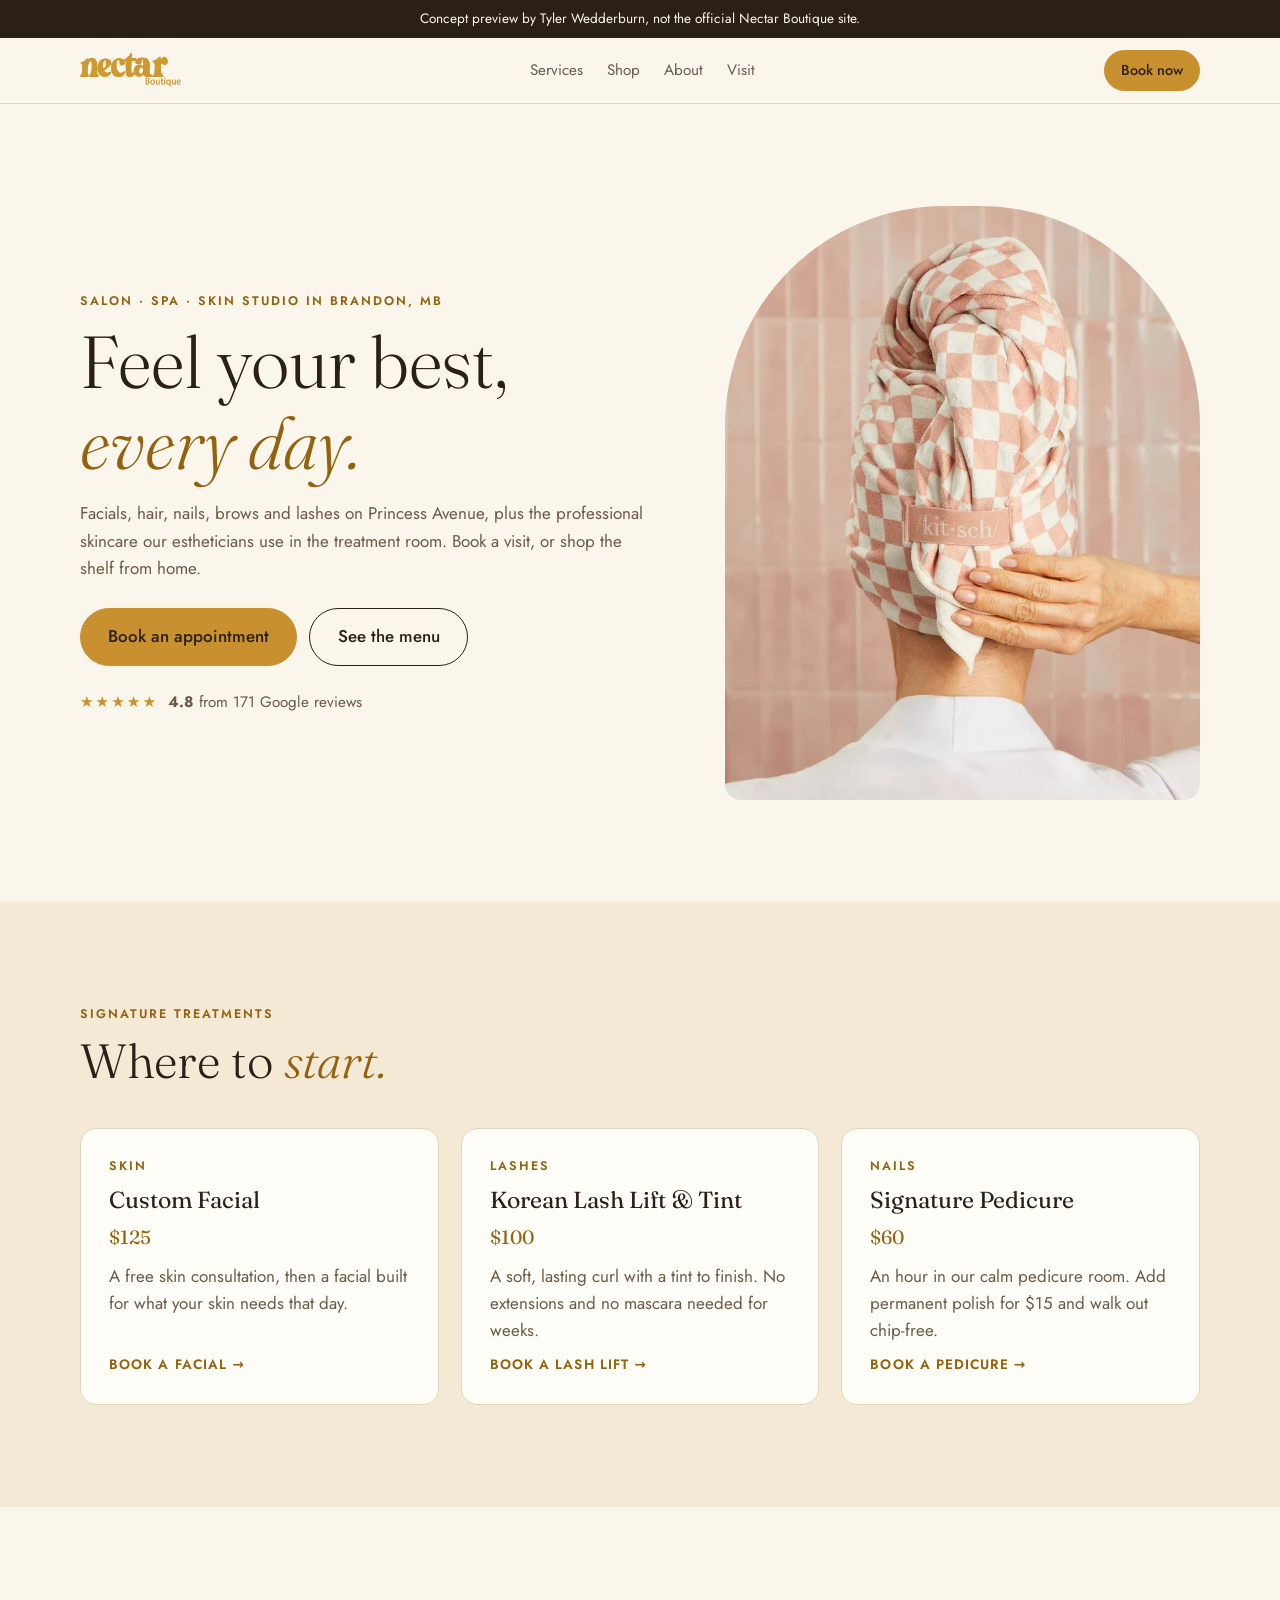
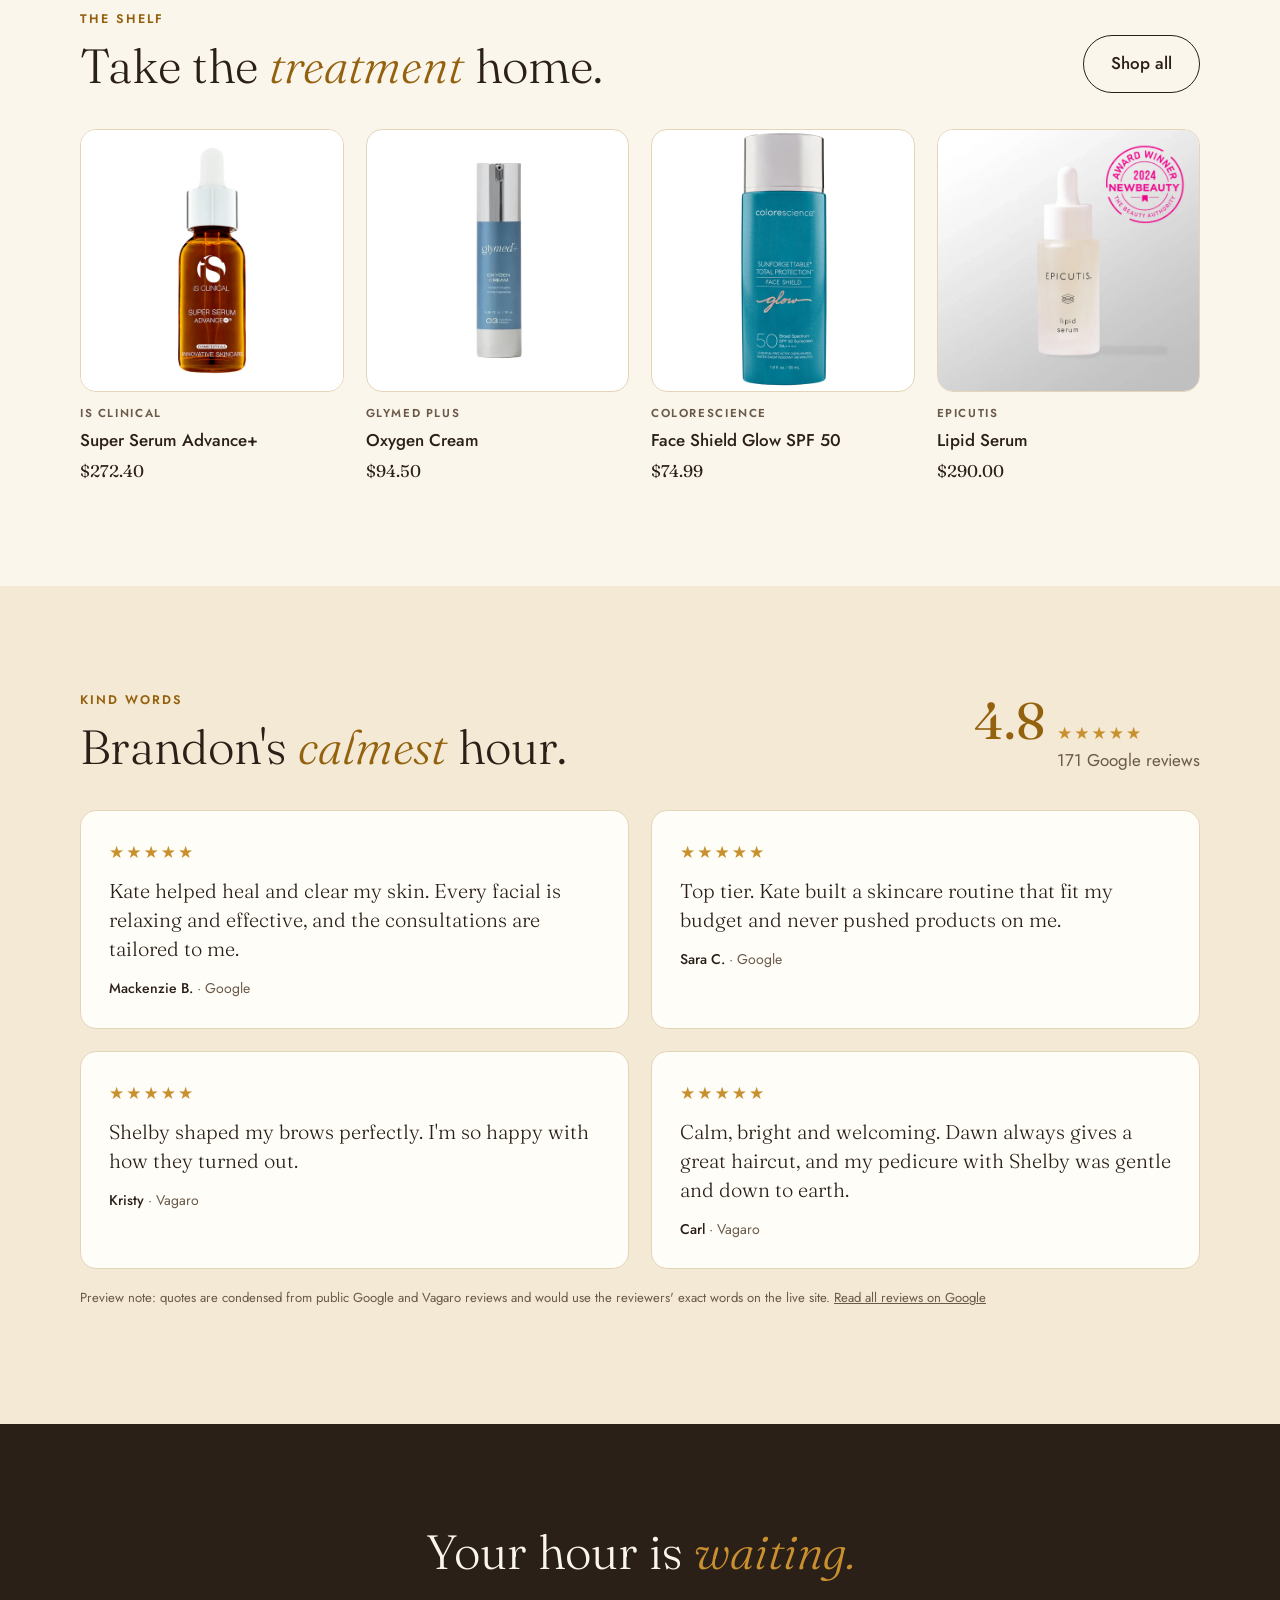
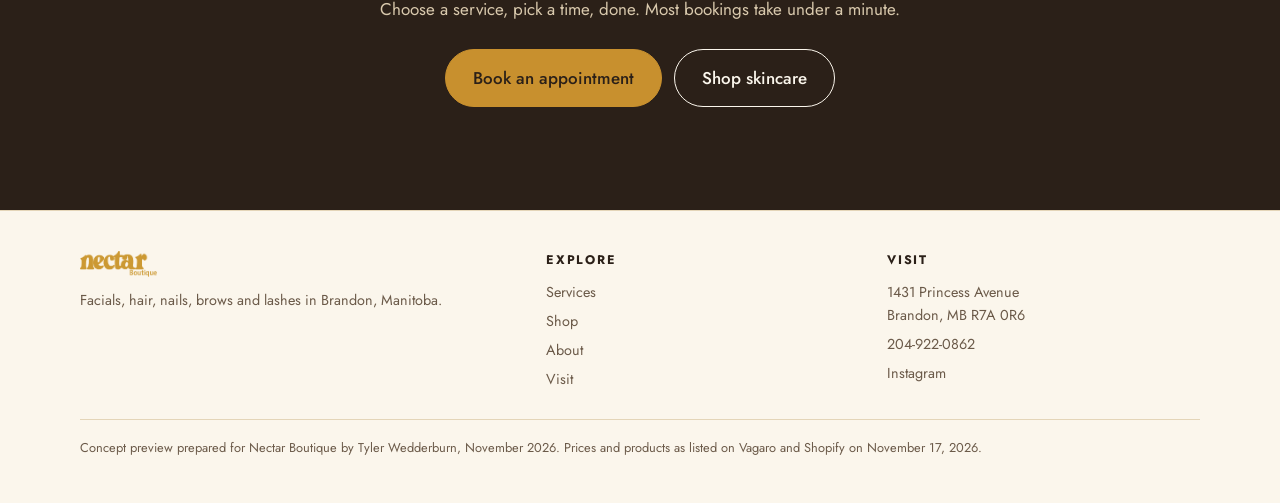
<file: index.html>
<!doctype html>
<html lang="en-CA">
<head>
<meta charset="utf-8">
<meta name="viewport" content="width=device-width, initial-scale=1, viewport-fit=cover">
<meta name="robots" content="noindex, nofollow">
<title>Nectar Boutique | Salon, Spa &amp; Skin Studio in Brandon, MB</title>
<meta name="description" content="Facials, hair, nails, brows and lashes on Princess Avenue in Brandon, plus professional skincare to take home.">
<link rel="icon" href="assets/img/logo.png">
<link rel="preconnect" href="https://fonts.googleapis.com">
<link rel="preconnect" href="https://fonts.gstatic.com" crossorigin>
<link rel="stylesheet" href="https://fonts.googleapis.com/css2?family=Fraunces:ital,opsz,wght@0,9..144,300;0,9..144,400;1,9..144,300&family=Jost:wght@400;500;600&display=swap">
<link rel="stylesheet" href="assets/theme.css">
</head>
<body>
<div class="announcement">Concept preview by Tyler Wedderburn, not the official Nectar Boutique site.</div>
<header class="header"><div class="page-width">
  <a class="header__logo" href="index.html"><img src="assets/img/logo.png" alt="Nectar Boutique" width="100" height="34"></a>
  <nav aria-label="Main"><a href="services.html">Services</a><a href="shop.html">Shop</a><a href="about.html">About</a><a href="visit.html">Visit</a></nav>
  <details class="menu-drawer"><summary aria-label="Menu">Menu</summary><nav aria-label="Mobile"><a href="services.html">Services</a><a href="shop.html">Shop</a><a href="about.html">About</a><a href="visit.html">Visit</a></nav></details>
  <a class="button button--primary" href="https://www.vagaro.com/nectarboutique/book-now" target="_blank" rel="noopener">Book now</a>
</div></header>
<main>
<section class="section"><div class="page-width banner">
  <div>
    <p class="caption">Salon · Spa · Skin studio in Brandon, MB</p>
    <h1>Feel your best, <em>every day.</em></h1>
    <p class="rte subtle">Facials, hair, nails, brows and lashes on Princess Avenue, plus the professional skincare our estheticians use in the treatment room. Book a visit, or shop the shelf from home.</p>
    <div class="buttons"><a class="button button--primary" href="https://www.vagaro.com/nectarboutique/book-now" target="_blank" rel="noopener">Book an appointment</a><a class="button" href="services.html">See the menu</a></div>
    <div class="rating"><span class="stars" aria-hidden="true">★★★★★</span><span><b>4.8</b> from 171 Google reviews</span></div>
  </div>
  <div class="banner__media"><img src="assets/img/c4.jpg" alt="Client in a checkered hair towel wrap" width="900" height="900"></div>
</div></section>

<section class="section scheme-2"><div class="page-width">
  <p class="caption">Signature treatments</p><h2>Where to <em>start.</em></h2>
  <div class="multicolumn">
    <div class="column"><p class="caption">Skin</p><h3>Custom Facial</h3><span class="price">$125</span><p class="subtle">A free skin consultation, then a facial built for what your skin needs that day.</p><a class="link" href="https://www.vagaro.com/nectarboutique/book-now" target="_blank" rel="noopener">Book a facial →</a></div>
    <div class="column"><p class="caption">Lashes</p><h3>Korean Lash Lift &amp; Tint</h3><span class="price">$100</span><p class="subtle">A soft, lasting curl with a tint to finish. No extensions and no mascara needed for weeks.</p><a class="link" href="https://www.vagaro.com/nectarboutique/book-now" target="_blank" rel="noopener">Book a lash lift →</a></div>
    <div class="column"><p class="caption">Nails</p><h3>Signature Pedicure</h3><span class="price">$60</span><p class="subtle">An hour in our calm pedicure room. Add permanent polish for $15 and walk out chip-free.</p><a class="link" href="https://www.vagaro.com/nectarboutique/book-now" target="_blank" rel="noopener">Book a pedicure →</a></div>
  </div>
</div></section>

<section class="section"><div class="page-width">
  <div class="title-row"><div><p class="caption">The shelf</p><h2>Take the <em>treatment</em> home.</h2></div><a class="button" href="shop.html">Shop all</a></div>
  <div class="product-grid"><a class="card" href="https://nectarboutiquebdn.myshopify.com/products/is-clinical-super-serum-advance" target="_blank" rel="noopener"><div class="card__media"><img src="assets/img/p1.jpg" alt="iS Clinical Super Serum Advance+" loading="lazy" width="600" height="600"></div><span class="card__vendor">iS Clinical</span><span class="card__title">Super Serum Advance+</span><span class="card__price">$272.40</span></a><a class="card" href="https://nectarboutiquebdn.myshopify.com/products/glymed-oxygen-cream" target="_blank" rel="noopener"><div class="card__media"><img src="assets/img/p2.png" alt="GlyMed Plus Oxygen Cream" loading="lazy" width="600" height="600"></div><span class="card__vendor">GlyMed Plus</span><span class="card__title">Oxygen Cream</span><span class="card__price">$94.50</span></a><a class="card" href="https://nectarboutiquebdn.myshopify.com/products/../collections/sun-protection" target="_blank" rel="noopener"><div class="card__media"><img src="assets/img/p3.png" alt="Colorescience Face Shield Glow SPF 50" loading="lazy" width="600" height="600"></div><span class="card__vendor">Colorescience</span><span class="card__title">Face Shield Glow SPF 50</span><span class="card__price">$74.99</span></a><a class="card" href="https://nectarboutiquebdn.myshopify.com/products/epicutis-lipid-serum" target="_blank" rel="noopener"><div class="card__media"><img src="assets/img/p4.jpg" alt="Epicutis Lipid Serum" loading="lazy" width="600" height="600"></div><span class="card__vendor">Epicutis</span><span class="card__title">Lipid Serum</span><span class="card__price">$290.00</span></a></div>
</div></section>
<section class="section scheme-2"><div class="page-width">
  <div class="title-row"><div><p class="caption">Kind words</p><h2>Brandon's <em>calmest</em> hour.</h2></div>
  <div class="score"><b>4.8</b><span><span class="stars">★★★★★</span><br><span class="subtle">171 Google reviews</span></span></div></div>
  <div class="testimonials"><figure class="testimonial"><span class="stars" aria-label="5 stars">★★★★★</span><blockquote>Kate helped heal and clear my skin. Every facial is relaxing and effective, and the consultations are tailored to me.</blockquote><figcaption><b>Mackenzie B.</b> · Google</figcaption></figure><figure class="testimonial"><span class="stars" aria-label="5 stars">★★★★★</span><blockquote>Top tier. Kate built a skincare routine that fit my budget and never pushed products on me.</blockquote><figcaption><b>Sara C.</b> · Google</figcaption></figure><figure class="testimonial"><span class="stars" aria-label="5 stars">★★★★★</span><blockquote>Shelby shaped my brows perfectly. I&#x27;m so happy with how they turned out.</blockquote><figcaption><b>Kristy</b> · Vagaro</figcaption></figure><figure class="testimonial"><span class="stars" aria-label="5 stars">★★★★★</span><blockquote>Calm, bright and welcoming. Dawn always gives a great haircut, and my pedicure with Shelby was gentle and down to earth.</blockquote><figcaption><b>Carl</b> · Vagaro</figcaption></figure></div>
  <p class="note">Preview note: quotes are condensed from public Google and Vagaro reviews and would use the reviewers' exact words on the live site. <a href="https://www.google.com/maps/search/?api=1&amp;query=Nectar+Boutique+1431+Princess+Ave+Brandon" target="_blank" rel="noopener">Read all reviews on Google</a></p>
</div></section>
<section class="section scheme-ink center"><div class="page-width">
  <h2>Your hour is <em>waiting.</em></h2>
  <p class="rte subtle">Choose a service, pick a time, done. Most bookings take under a minute.</p>
  <div class="buttons"><a class="button button--primary" href="https://www.vagaro.com/nectarboutique/book-now" target="_blank" rel="noopener">Book an appointment</a><a class="button" href="shop.html">Shop skincare</a></div>
</div></section></main>
<footer class="footer"><div class="page-width">
  <div class="grid">
    <div><img src="assets/img/logo.png" alt="Nectar Boutique" width="77" height="26"><p style="margin:0">Facials, hair, nails, brows and lashes in Brandon, Manitoba.</p></div>
    <div><h4>Explore</h4><ul><li><a href="services.html">Services</a></li><li><a href="shop.html">Shop</a></li><li><a href="about.html">About</a></li><li><a href="visit.html">Visit</a></li></ul></div>
    <div><h4>Visit</h4><ul><li>1431 Princess Avenue<br>Brandon, MB R7A 0R6</li><li>204-922-0862</li><li><a href="https://www.instagram.com/nectarboutique_bdn" target="_blank" rel="noopener">Instagram</a></li></ul></div>
  </div>
  <p class="legal">Concept preview prepared for Nectar Boutique by Tyler Wedderburn, November 2026. Prices and products as listed on Vagaro and Shopify on November 17, 2026.</p>
</div></footer>
<div class="sticky-cta"><a class="button button--primary" href="https://www.vagaro.com/nectarboutique/book-now" target="_blank" rel="noopener">Book</a><a class="button" href="shop.html">Shop</a></div>
</body></html>
</file>
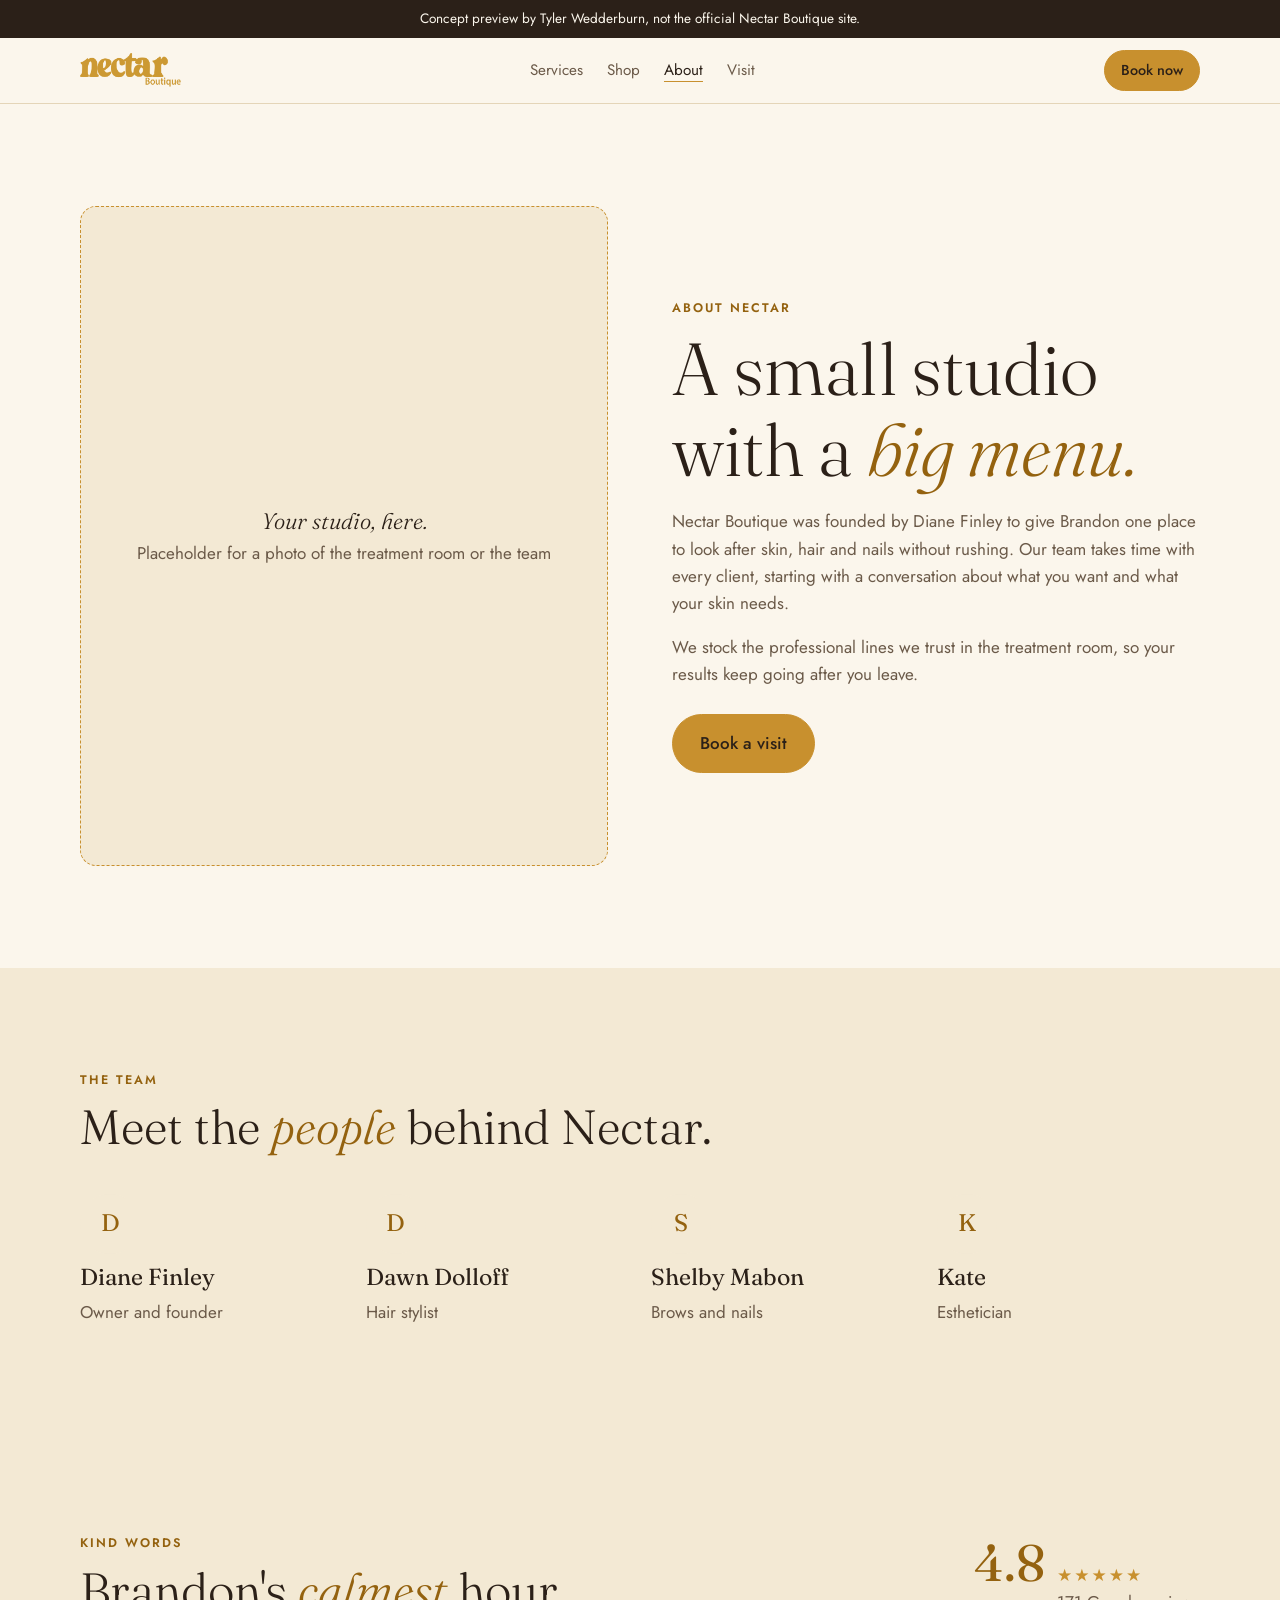
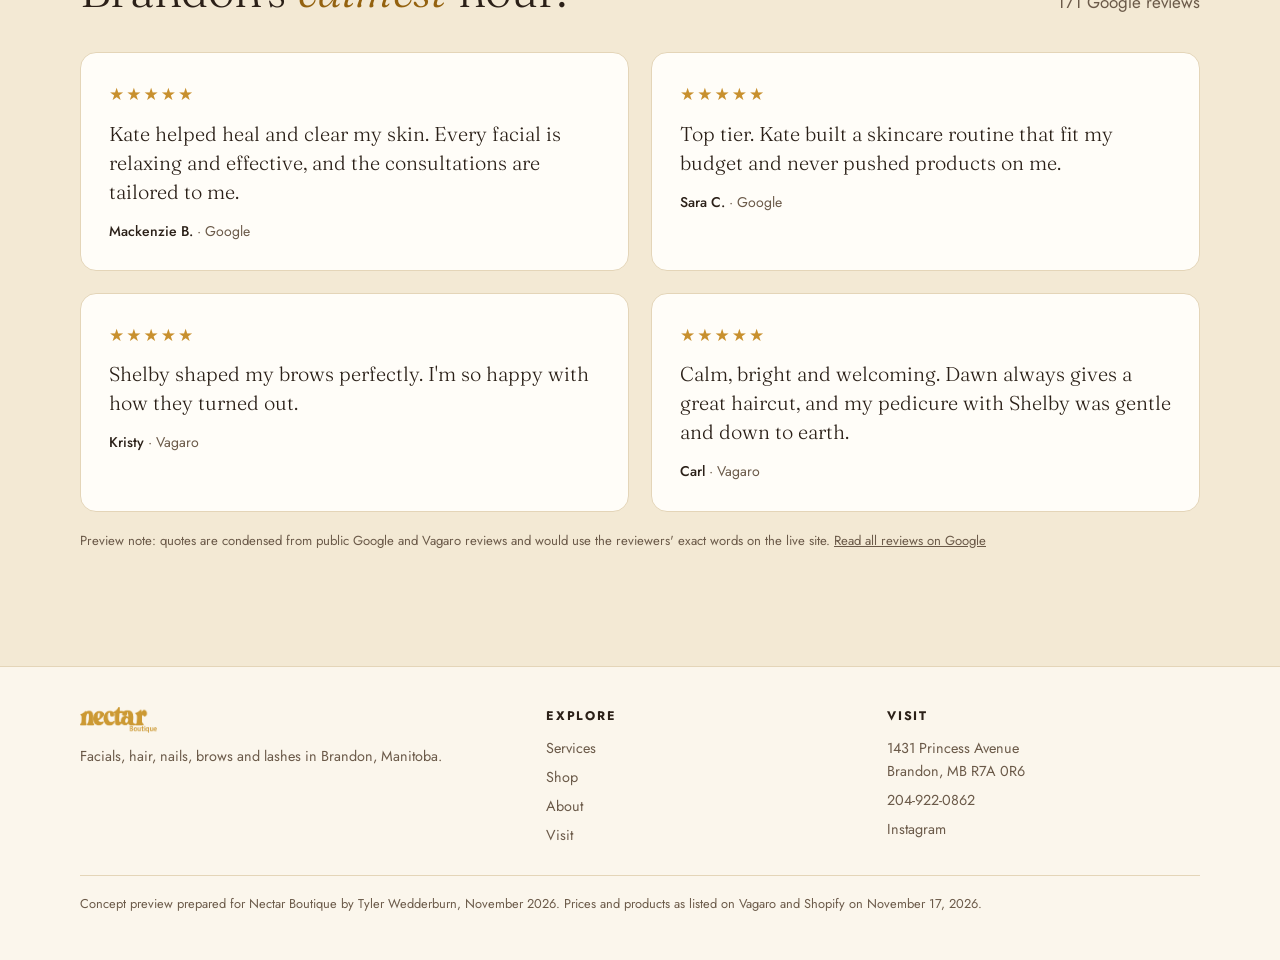
<file: about.html>
<!doctype html>
<html lang="en-CA">
<head>
<meta charset="utf-8">
<meta name="viewport" content="width=device-width, initial-scale=1, viewport-fit=cover">
<meta name="robots" content="noindex, nofollow">
<title>About Us | Nectar Boutique</title>
<meta name="description" content="Meet Diane, Dawn, Shelby and Kate, the team at Nectar Boutique in Brandon, Manitoba.">
<link rel="icon" href="assets/img/logo.png">
<link rel="preconnect" href="https://fonts.googleapis.com">
<link rel="preconnect" href="https://fonts.gstatic.com" crossorigin>
<link rel="stylesheet" href="https://fonts.googleapis.com/css2?family=Fraunces:ital,opsz,wght@0,9..144,300;0,9..144,400;1,9..144,300&family=Jost:wght@400;500;600&display=swap">
<link rel="stylesheet" href="assets/theme.css">
</head>
<body>
<div class="announcement">Concept preview by Tyler Wedderburn, not the official Nectar Boutique site.</div>
<header class="header"><div class="page-width">
  <a class="header__logo" href="index.html"><img src="assets/img/logo.png" alt="Nectar Boutique" width="100" height="34"></a>
  <nav aria-label="Main"><a href="services.html">Services</a><a href="shop.html">Shop</a><a href="about.html" aria-current="page">About</a><a href="visit.html">Visit</a></nav>
  <details class="menu-drawer"><summary aria-label="Menu">Menu</summary><nav aria-label="Mobile"><a href="services.html">Services</a><a href="shop.html">Shop</a><a href="about.html" aria-current="page">About</a><a href="visit.html">Visit</a></nav></details>
  <a class="button button--primary" href="https://www.vagaro.com/nectarboutique/book-now" target="_blank" rel="noopener">Book now</a>
</div></header>
<main>
<section class="section"><div class="page-width image-with-text">
  <div class="image-with-text__media placeholder"><div><b>Your studio, here.</b><br>Placeholder for a photo of the treatment room or the team</div></div>
  <div>
    <p class="caption">About Nectar</p><h1>A small studio with a <em>big menu.</em></h1>
    <p class="rte subtle">Nectar Boutique was founded by Diane Finley to give Brandon one place to look after skin, hair and nails without rushing. Our team takes time with every client, starting with a conversation about what you want and what your skin needs.</p>
    <p class="rte subtle">We stock the professional lines we trust in the treatment room, so your results keep going after you leave.</p>
    <div class="buttons"><a class="button button--primary" href="https://www.vagaro.com/nectarboutique/book-now" target="_blank" rel="noopener">Book a visit</a></div>
  </div>
</div></section>
<section class="section scheme-2"><div class="page-width">
  <p class="caption">The team</p><h2>Meet the <em>people</em> behind Nectar.</h2>
  <div class="multicolumn multicolumn--4"><div class="column column--plain"><div class="initial">D</div><h3>Diane Finley</h3><p class="subtle">Owner and founder</p></div><div class="column column--plain"><div class="initial">D</div><h3>Dawn Dolloff</h3><p class="subtle">Hair stylist</p></div><div class="column column--plain"><div class="initial">S</div><h3>Shelby Mabon</h3><p class="subtle">Brows and nails</p></div><div class="column column--plain"><div class="initial">K</div><h3>Kate</h3><p class="subtle">Esthetician</p></div></div>
</div></section>
<section class="section scheme-2"><div class="page-width">
  <div class="title-row"><div><p class="caption">Kind words</p><h2>Brandon's <em>calmest</em> hour.</h2></div>
  <div class="score"><b>4.8</b><span><span class="stars">★★★★★</span><br><span class="subtle">171 Google reviews</span></span></div></div>
  <div class="testimonials"><figure class="testimonial"><span class="stars" aria-label="5 stars">★★★★★</span><blockquote>Kate helped heal and clear my skin. Every facial is relaxing and effective, and the consultations are tailored to me.</blockquote><figcaption><b>Mackenzie B.</b> · Google</figcaption></figure><figure class="testimonial"><span class="stars" aria-label="5 stars">★★★★★</span><blockquote>Top tier. Kate built a skincare routine that fit my budget and never pushed products on me.</blockquote><figcaption><b>Sara C.</b> · Google</figcaption></figure><figure class="testimonial"><span class="stars" aria-label="5 stars">★★★★★</span><blockquote>Shelby shaped my brows perfectly. I&#x27;m so happy with how they turned out.</blockquote><figcaption><b>Kristy</b> · Vagaro</figcaption></figure><figure class="testimonial"><span class="stars" aria-label="5 stars">★★★★★</span><blockquote>Calm, bright and welcoming. Dawn always gives a great haircut, and my pedicure with Shelby was gentle and down to earth.</blockquote><figcaption><b>Carl</b> · Vagaro</figcaption></figure></div>
  <p class="note">Preview note: quotes are condensed from public Google and Vagaro reviews and would use the reviewers' exact words on the live site. <a href="https://www.google.com/maps/search/?api=1&amp;query=Nectar+Boutique+1431+Princess+Ave+Brandon" target="_blank" rel="noopener">Read all reviews on Google</a></p>
</div></section></main>
<footer class="footer"><div class="page-width">
  <div class="grid">
    <div><img src="assets/img/logo.png" alt="Nectar Boutique" width="77" height="26"><p style="margin:0">Facials, hair, nails, brows and lashes in Brandon, Manitoba.</p></div>
    <div><h4>Explore</h4><ul><li><a href="services.html">Services</a></li><li><a href="shop.html">Shop</a></li><li><a href="about.html">About</a></li><li><a href="visit.html">Visit</a></li></ul></div>
    <div><h4>Visit</h4><ul><li>1431 Princess Avenue<br>Brandon, MB R7A 0R6</li><li>204-922-0862</li><li><a href="https://www.instagram.com/nectarboutique_bdn" target="_blank" rel="noopener">Instagram</a></li></ul></div>
  </div>
  <p class="legal">Concept preview prepared for Nectar Boutique by Tyler Wedderburn, November 2026. Prices and products as listed on Vagaro and Shopify on November 17, 2026.</p>
</div></footer>
<div class="sticky-cta"><a class="button button--primary" href="https://www.vagaro.com/nectarboutique/book-now" target="_blank" rel="noopener">Book</a><a class="button" href="shop.html">Shop</a></div>
</body></html>
</file>
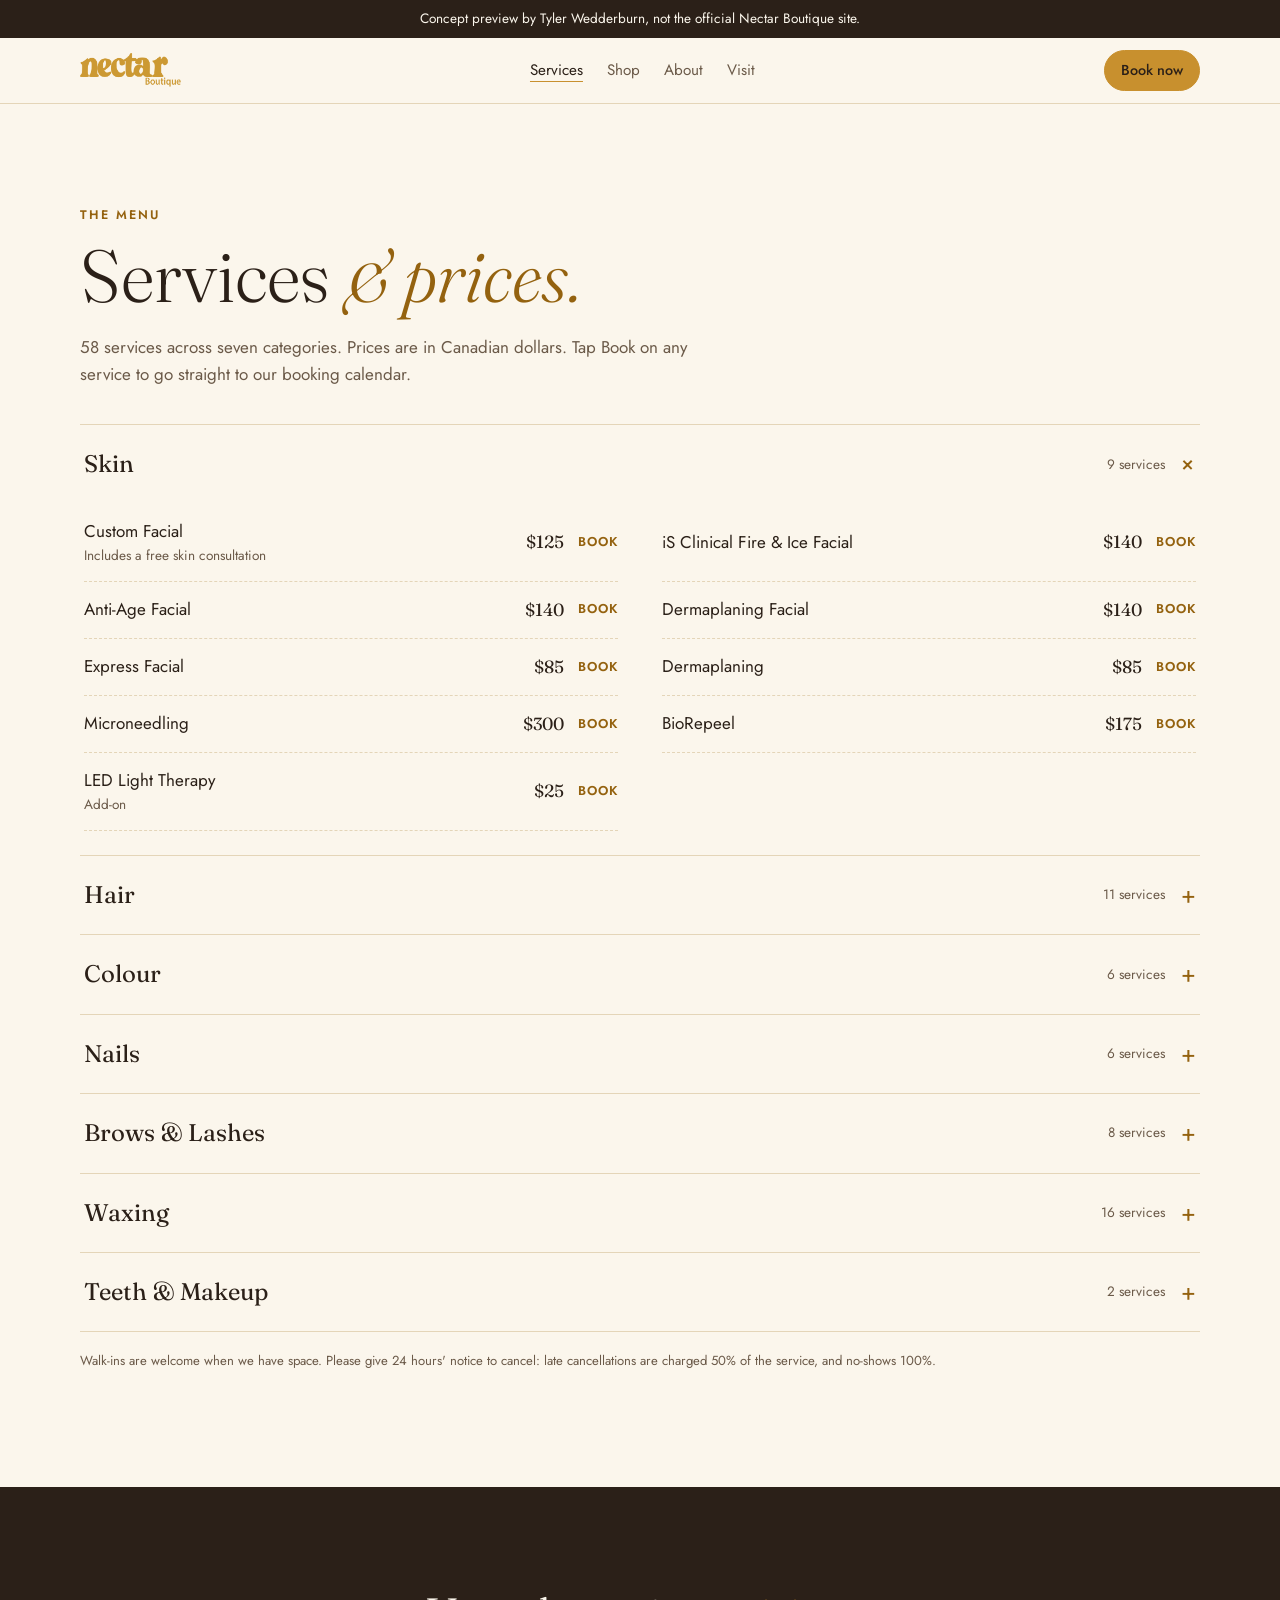
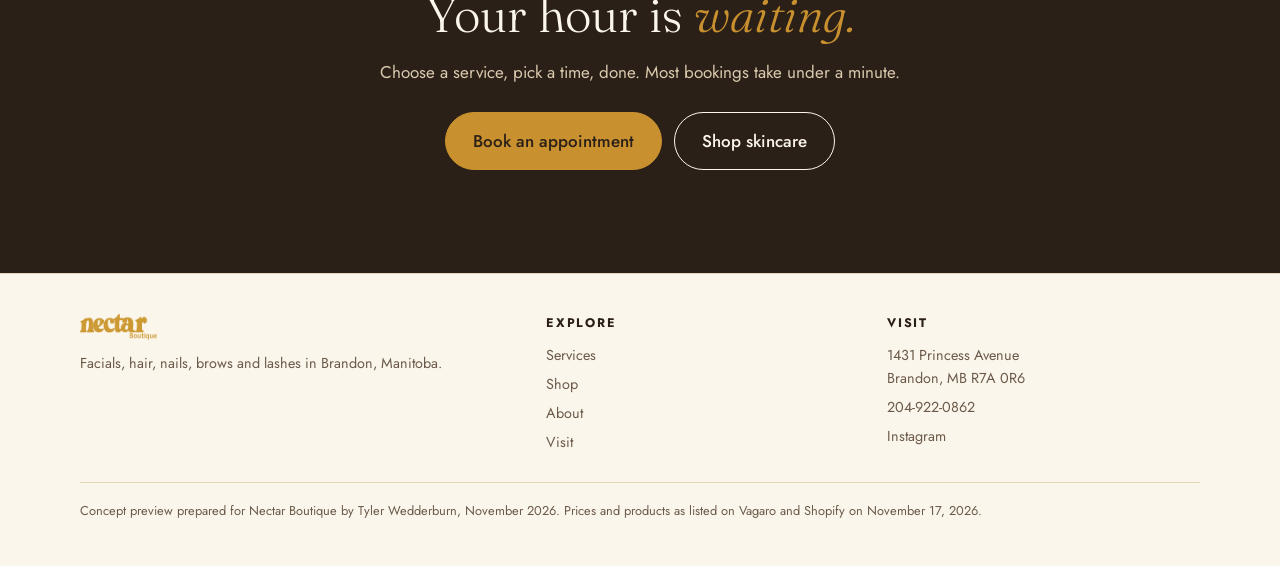
<file: services.html>
<!doctype html>
<html lang="en-CA">
<head>
<meta charset="utf-8">
<meta name="viewport" content="width=device-width, initial-scale=1, viewport-fit=cover">
<meta name="robots" content="noindex, nofollow">
<title>Services &amp; Prices | Nectar Boutique</title>
<meta name="description" content="The full Nectar Boutique service menu with prices: facials, hair, colour, nails, brows, lashes, waxing, teeth whitening and makeup.">
<link rel="icon" href="assets/img/logo.png">
<link rel="preconnect" href="https://fonts.googleapis.com">
<link rel="preconnect" href="https://fonts.gstatic.com" crossorigin>
<link rel="stylesheet" href="https://fonts.googleapis.com/css2?family=Fraunces:ital,opsz,wght@0,9..144,300;0,9..144,400;1,9..144,300&family=Jost:wght@400;500;600&display=swap">
<link rel="stylesheet" href="assets/theme.css">
</head>
<body>
<div class="announcement">Concept preview by Tyler Wedderburn, not the official Nectar Boutique site.</div>
<header class="header"><div class="page-width">
  <a class="header__logo" href="index.html"><img src="assets/img/logo.png" alt="Nectar Boutique" width="100" height="34"></a>
  <nav aria-label="Main"><a href="services.html" aria-current="page">Services</a><a href="shop.html">Shop</a><a href="about.html">About</a><a href="visit.html">Visit</a></nav>
  <details class="menu-drawer"><summary aria-label="Menu">Menu</summary><nav aria-label="Mobile"><a href="services.html" aria-current="page">Services</a><a href="shop.html">Shop</a><a href="about.html">About</a><a href="visit.html">Visit</a></nav></details>
  <a class="button button--primary" href="https://www.vagaro.com/nectarboutique/book-now" target="_blank" rel="noopener">Book now</a>
</div></header>
<main>
<section class="section"><div class="page-width">
  <p class="caption">The menu</p><h1>Services <em>&amp; prices.</em></h1>
  <p class="rte subtle">58 services across seven categories. Prices are in Canadian dollars. Tap Book on any service to go straight to our booking calendar.</p>
  <div class="collapsible"><details open><summary>Skin<small>9 services</small></summary><div class="service-list"><div class="service"><div>Custom Facial<small>Includes a free skin consultation</small></div><span class="price">$125</span><a class="" href="https://www.vagaro.com/nectarboutique/book-now" target="_blank" rel="noopener">Book</a></div><div class="service"><div>iS Clinical Fire &amp; Ice Facial</div><span class="price">$140</span><a class="" href="https://www.vagaro.com/nectarboutique/book-now" target="_blank" rel="noopener">Book</a></div><div class="service"><div>Anti-Age Facial</div><span class="price">$140</span><a class="" href="https://www.vagaro.com/nectarboutique/book-now" target="_blank" rel="noopener">Book</a></div><div class="service"><div>Dermaplaning Facial</div><span class="price">$140</span><a class="" href="https://www.vagaro.com/nectarboutique/book-now" target="_blank" rel="noopener">Book</a></div><div class="service"><div>Express Facial</div><span class="price">$85</span><a class="" href="https://www.vagaro.com/nectarboutique/book-now" target="_blank" rel="noopener">Book</a></div><div class="service"><div>Dermaplaning</div><span class="price">$85</span><a class="" href="https://www.vagaro.com/nectarboutique/book-now" target="_blank" rel="noopener">Book</a></div><div class="service"><div>Microneedling</div><span class="price">$300</span><a class="" href="https://www.vagaro.com/nectarboutique/book-now" target="_blank" rel="noopener">Book</a></div><div class="service"><div>BioRepeel</div><span class="price">$175</span><a class="" href="https://www.vagaro.com/nectarboutique/book-now" target="_blank" rel="noopener">Book</a></div><div class="service"><div>LED Light Therapy<small>Add-on</small></div><span class="price">$25</span><a class="" href="https://www.vagaro.com/nectarboutique/book-now" target="_blank" rel="noopener">Book</a></div></div></details><details><summary>Hair<small>11 services</small></summary><div class="service-list"><div class="service"><div>Women&#x27;s Haircut</div><span class="price">$50</span><a class="" href="https://www.vagaro.com/nectarboutique/book-now" target="_blank" rel="noopener">Book</a></div><div class="service"><div>Men&#x27;s Haircut</div><span class="price">$35</span><a class="" href="https://www.vagaro.com/nectarboutique/book-now" target="_blank" rel="noopener">Book</a></div><div class="service"><div>Girls Haircut<small>Ages 11 to 13</small></div><span class="price">$40</span><a class="" href="https://www.vagaro.com/nectarboutique/book-now" target="_blank" rel="noopener">Book</a></div><div class="service"><div>Boys Haircut<small>Ages 11 to 13</small></div><span class="price">$30</span><a class="" href="https://www.vagaro.com/nectarboutique/book-now" target="_blank" rel="noopener">Book</a></div><div class="service"><div>Child&#x27;s Haircut<small>10 and under</small></div><span class="price">$25</span><a class="" href="https://www.vagaro.com/nectarboutique/book-now" target="_blank" rel="noopener">Book</a></div><div class="service"><div>Women&#x27;s Blowout<small>Includes wash</small></div><span class="price">$35</span><a class="" href="https://www.vagaro.com/nectarboutique/book-now" target="_blank" rel="noopener">Book</a></div><div class="service"><div>Styling with Flat or Curling Iron<small>Includes wash</small></div><span class="price">$35</span><a class="" href="https://www.vagaro.com/nectarboutique/book-now" target="_blank" rel="noopener">Book</a></div><div class="service"><div>Curls<small>No wash</small></div><span class="price">$60</span><a class="" href="https://www.vagaro.com/nectarboutique/book-now" target="_blank" rel="noopener">Book</a></div><div class="service"><div>Curls &amp; Half Up<small>No wash</small></div><span class="price">$75</span><a class="" href="https://www.vagaro.com/nectarboutique/book-now" target="_blank" rel="noopener">Book</a></div><div class="service"><div>Special Occasions / Up-Dos<small>Arrive with dry hair</small></div><span class="price"><i>from</i>$100</span><a class="" href="https://www.vagaro.com/nectarboutique/book-now" target="_blank" rel="noopener">Book</a></div><div class="service"><div>Bang Trim<small>For Dawn&#x27;s regular clients</small></div><span class="price">Free</span><a class="" href="https://www.vagaro.com/nectarboutique/book-now" target="_blank" rel="noopener">Book</a></div></div></details><details><summary>Colour<small>6 services</small></summary><div class="service-list"><div class="service"><div>Colour and Haircut</div><span class="price"><i>from</i>$115</span><a class="" href="https://www.vagaro.com/nectarboutique/book-now" target="_blank" rel="noopener">Book</a></div><div class="service"><div>Colour and Blow-Dry</div><span class="price"><i>from</i>$100</span><a class="" href="https://www.vagaro.com/nectarboutique/book-now" target="_blank" rel="noopener">Book</a></div><div class="service"><div>Colour, Partial Highlight and Haircut</div><span class="price"><i>from</i>$130</span><a class="" href="https://www.vagaro.com/nectarboutique/book-now" target="_blank" rel="noopener">Book</a></div><div class="service"><div>Colour, Partial Highlight and Blow-Dry</div><span class="price"><i>from</i>$120</span><a class="" href="https://www.vagaro.com/nectarboutique/book-now" target="_blank" rel="noopener">Book</a></div><div class="service"><div>Partial Highlight and Haircut</div><span class="price"><i>from</i>$130</span><a class="" href="https://www.vagaro.com/nectarboutique/book-now" target="_blank" rel="noopener">Book</a></div><div class="service"><div>Partial Highlight and Blow-Dry</div><span class="price"><i>from</i>$120</span><a class="" href="https://www.vagaro.com/nectarboutique/book-now" target="_blank" rel="noopener">Book</a></div></div></details><details><summary>Nails<small>6 services</small></summary><div class="service-list"><div class="service"><div>Signature Manicure</div><span class="price">$35</span><a class="" href="https://www.vagaro.com/nectarboutique/book-now" target="_blank" rel="noopener">Book</a></div><div class="service"><div>Signature Manicure with Permanent Polish</div><span class="price">$45</span><a class="" href="https://www.vagaro.com/nectarboutique/book-now" target="_blank" rel="noopener">Book</a></div><div class="service"><div>Permanent Polish on Hands</div><span class="price">$45</span><a class="" href="https://www.vagaro.com/nectarboutique/book-now" target="_blank" rel="noopener">Book</a></div><div class="service"><div>Signature Pedicure</div><span class="price">$60</span><a class="" href="https://www.vagaro.com/nectarboutique/book-now" target="_blank" rel="noopener">Book</a></div><div class="service"><div>Signature Pedicure with Permanent Polish</div><span class="price">$75</span><a class="" href="https://www.vagaro.com/nectarboutique/book-now" target="_blank" rel="noopener">Book</a></div><div class="service"><div>Men&#x27;s Pedicure</div><span class="price">$50</span><a class="" href="https://www.vagaro.com/nectarboutique/book-now" target="_blank" rel="noopener">Book</a></div></div></details><details><summary>Brows &amp; Lashes<small>8 services</small></summary><div class="service-list"><div class="service"><div>Korean Lash Lift &amp; Tint</div><span class="price">$100</span><a class="" href="https://www.vagaro.com/nectarboutique/book-now" target="_blank" rel="noopener">Book</a></div><div class="service"><div>Lash Lift &amp; Tint</div><span class="price">$90</span><a class="" href="https://www.vagaro.com/nectarboutique/book-now" target="_blank" rel="noopener">Book</a></div><div class="service"><div>Full Brow Shaping</div><span class="price">$25</span><a class="" href="https://www.vagaro.com/nectarboutique/book-now" target="_blank" rel="noopener">Book</a></div><div class="service"><div>Brow Maintenance</div><span class="price">$20</span><a class="" href="https://www.vagaro.com/nectarboutique/book-now" target="_blank" rel="noopener">Book</a></div><div class="service"><div>Eyebrow Tinting</div><span class="price">$20</span><a class="" href="https://www.vagaro.com/nectarboutique/book-now" target="_blank" rel="noopener">Book</a></div><div class="service"><div>Eyelash Tint</div><span class="price">$30</span><a class="" href="https://www.vagaro.com/nectarboutique/book-now" target="_blank" rel="noopener">Book</a></div><div class="service"><div>Eyebrow Wax and Tint</div><span class="price">$35</span><a class="" href="https://www.vagaro.com/nectarboutique/book-now" target="_blank" rel="noopener">Book</a></div><div class="service"><div>Eyelash and Eyebrow Tinting</div><span class="price">$48</span><a class="" href="https://www.vagaro.com/nectarboutique/book-now" target="_blank" rel="noopener">Book</a></div></div></details><details><summary>Waxing<small>16 services</small></summary><div class="service-list"><div class="service"><div>Lip</div><span class="price">$18</span><a class="" href="https://www.vagaro.com/nectarboutique/book-now" target="_blank" rel="noopener">Book</a></div><div class="service"><div>Chin</div><span class="price">$18</span><a class="" href="https://www.vagaro.com/nectarboutique/book-now" target="_blank" rel="noopener">Book</a></div><div class="service"><div>Lip and Chin</div><span class="price">$35</span><a class="" href="https://www.vagaro.com/nectarboutique/book-now" target="_blank" rel="noopener">Book</a></div><div class="service"><div>Brow and Lip Wax</div><span class="price">$35</span><a class="" href="https://www.vagaro.com/nectarboutique/book-now" target="_blank" rel="noopener">Book</a></div><div class="service"><div>Full Face</div><span class="price">$60</span><a class="" href="https://www.vagaro.com/nectarboutique/book-now" target="_blank" rel="noopener">Book</a></div><div class="service"><div>Underarms</div><span class="price">$25</span><a class="" href="https://www.vagaro.com/nectarboutique/book-now" target="_blank" rel="noopener">Book</a></div><div class="service"><div>Half Arms</div><span class="price">$35</span><a class="" href="https://www.vagaro.com/nectarboutique/book-now" target="_blank" rel="noopener">Book</a></div><div class="service"><div>Full Arms</div><span class="price">$45</span><a class="" href="https://www.vagaro.com/nectarboutique/book-now" target="_blank" rel="noopener">Book</a></div><div class="service"><div>Bikini</div><span class="price">$35</span><a class="" href="https://www.vagaro.com/nectarboutique/book-now" target="_blank" rel="noopener">Book</a></div><div class="service"><div>Brazilian</div><span class="price">$60</span><a class="" href="https://www.vagaro.com/nectarboutique/book-now" target="_blank" rel="noopener">Book</a></div><div class="service"><div>Half Legs</div><span class="price">$45</span><a class="" href="https://www.vagaro.com/nectarboutique/book-now" target="_blank" rel="noopener">Book</a></div><div class="service"><div>Full Legs</div><span class="price">$70</span><a class="" href="https://www.vagaro.com/nectarboutique/book-now" target="_blank" rel="noopener">Book</a></div><div class="service"><div>Upper Leg and Bikini</div><span class="price">$75</span><a class="" href="https://www.vagaro.com/nectarboutique/book-now" target="_blank" rel="noopener">Book</a></div><div class="service"><div>Full Leg and Bikini</div><span class="price">$100</span><a class="" href="https://www.vagaro.com/nectarboutique/book-now" target="_blank" rel="noopener">Book</a></div><div class="service"><div>Back</div><span class="price"><i>from</i>$50</span><a class="" href="https://www.vagaro.com/nectarboutique/book-now" target="_blank" rel="noopener">Book</a></div><div class="service"><div>Chest</div><span class="price"><i>from</i>$50</span><a class="" href="https://www.vagaro.com/nectarboutique/book-now" target="_blank" rel="noopener">Book</a></div></div></details><details><summary>Teeth &amp; Makeup<small>2 services</small></summary><div class="service-list"><div class="service"><div>Cosmetic Teeth Whitening</div><span class="price">$100</span><a class="" href="https://www.vagaro.com/nectarboutique/book-now" target="_blank" rel="noopener">Book</a></div><div class="service"><div>Special Event Makeup</div><span class="price">$125</span><a class="" href="https://www.vagaro.com/nectarboutique/book-now" target="_blank" rel="noopener">Book</a></div></div></details></div>
  <p class="note">Walk-ins are welcome when we have space. Please give 24 hours' notice to cancel: late cancellations are charged 50% of the service, and no-shows 100%.</p>
</div></section>
<section class="section scheme-ink center"><div class="page-width">
  <h2>Your hour is <em>waiting.</em></h2>
  <p class="rte subtle">Choose a service, pick a time, done. Most bookings take under a minute.</p>
  <div class="buttons"><a class="button button--primary" href="https://www.vagaro.com/nectarboutique/book-now" target="_blank" rel="noopener">Book an appointment</a><a class="button" href="shop.html">Shop skincare</a></div>
</div></section></main>
<footer class="footer"><div class="page-width">
  <div class="grid">
    <div><img src="assets/img/logo.png" alt="Nectar Boutique" width="77" height="26"><p style="margin:0">Facials, hair, nails, brows and lashes in Brandon, Manitoba.</p></div>
    <div><h4>Explore</h4><ul><li><a href="services.html">Services</a></li><li><a href="shop.html">Shop</a></li><li><a href="about.html">About</a></li><li><a href="visit.html">Visit</a></li></ul></div>
    <div><h4>Visit</h4><ul><li>1431 Princess Avenue<br>Brandon, MB R7A 0R6</li><li>204-922-0862</li><li><a href="https://www.instagram.com/nectarboutique_bdn" target="_blank" rel="noopener">Instagram</a></li></ul></div>
  </div>
  <p class="legal">Concept preview prepared for Nectar Boutique by Tyler Wedderburn, November 2026. Prices and products as listed on Vagaro and Shopify on November 17, 2026.</p>
</div></footer>
<div class="sticky-cta"><a class="button button--primary" href="https://www.vagaro.com/nectarboutique/book-now" target="_blank" rel="noopener">Book</a><a class="button" href="shop.html">Shop</a></div>
</body></html>
</file>
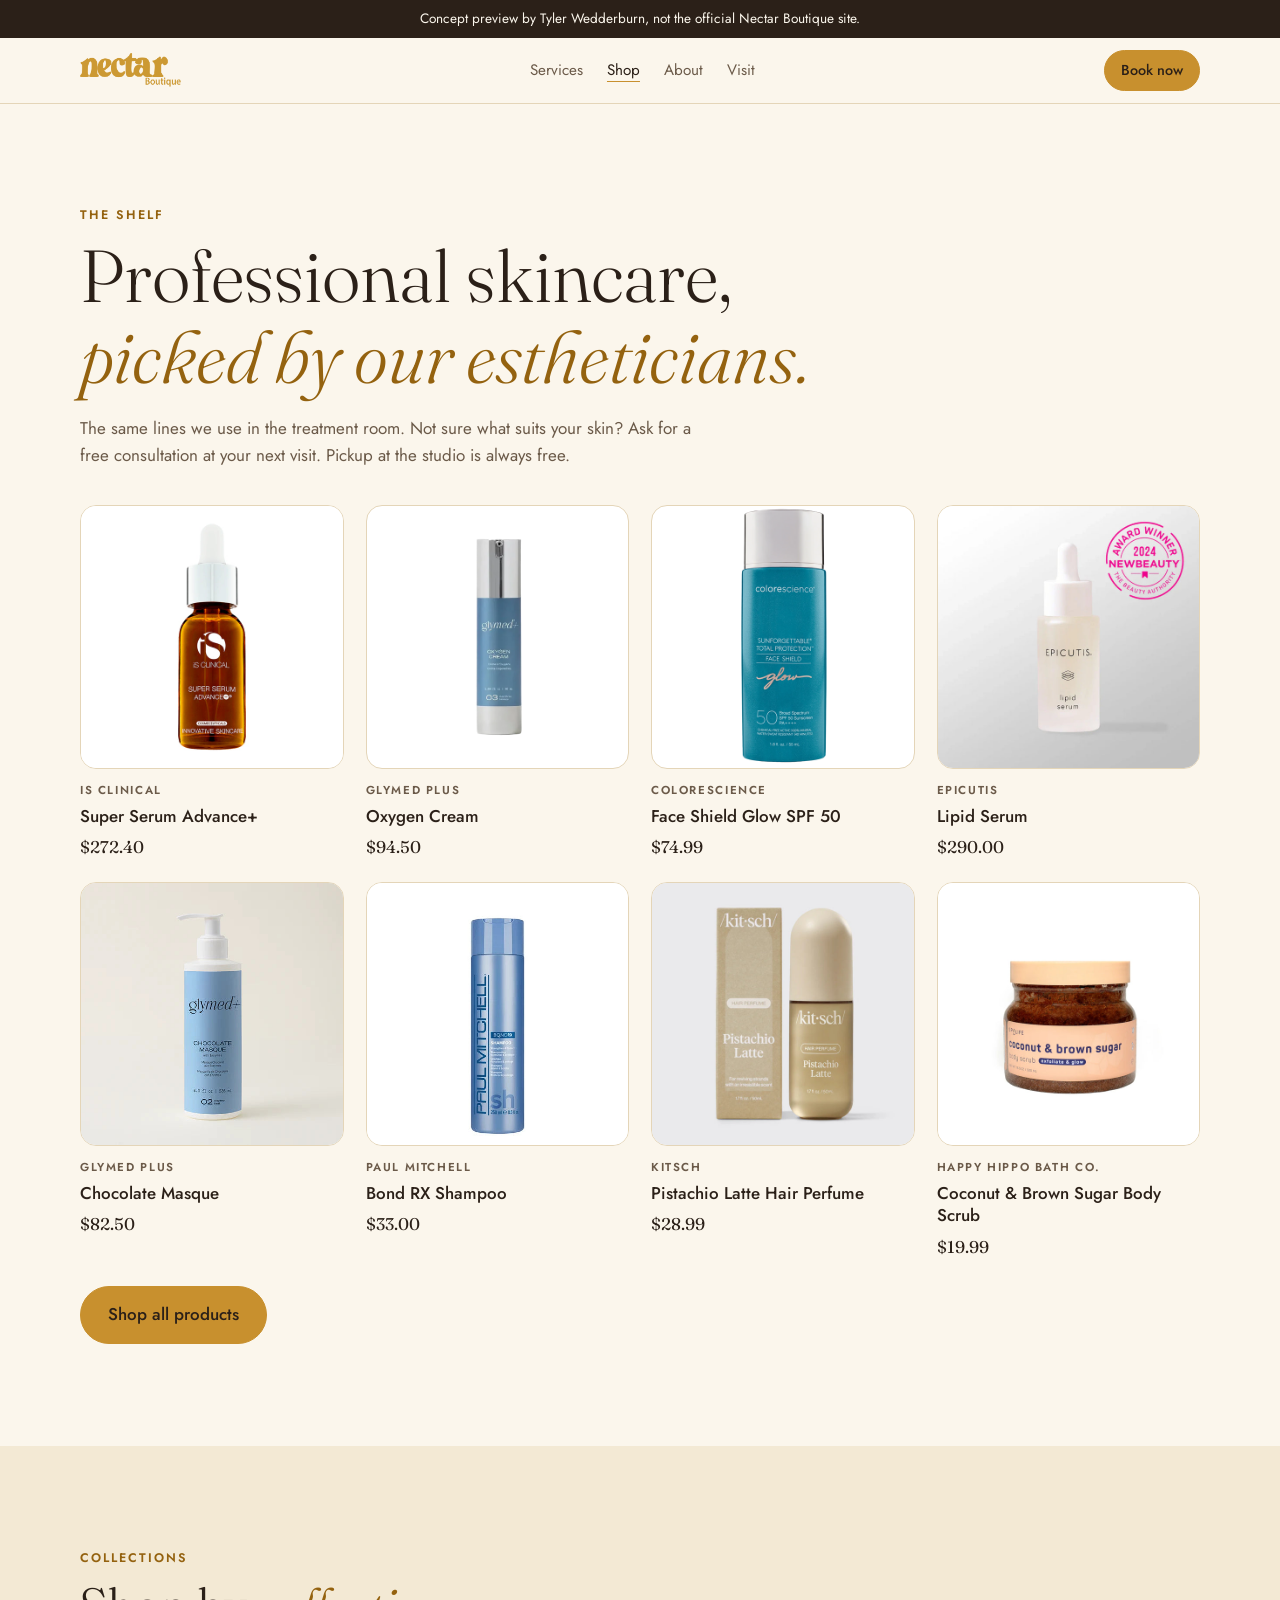
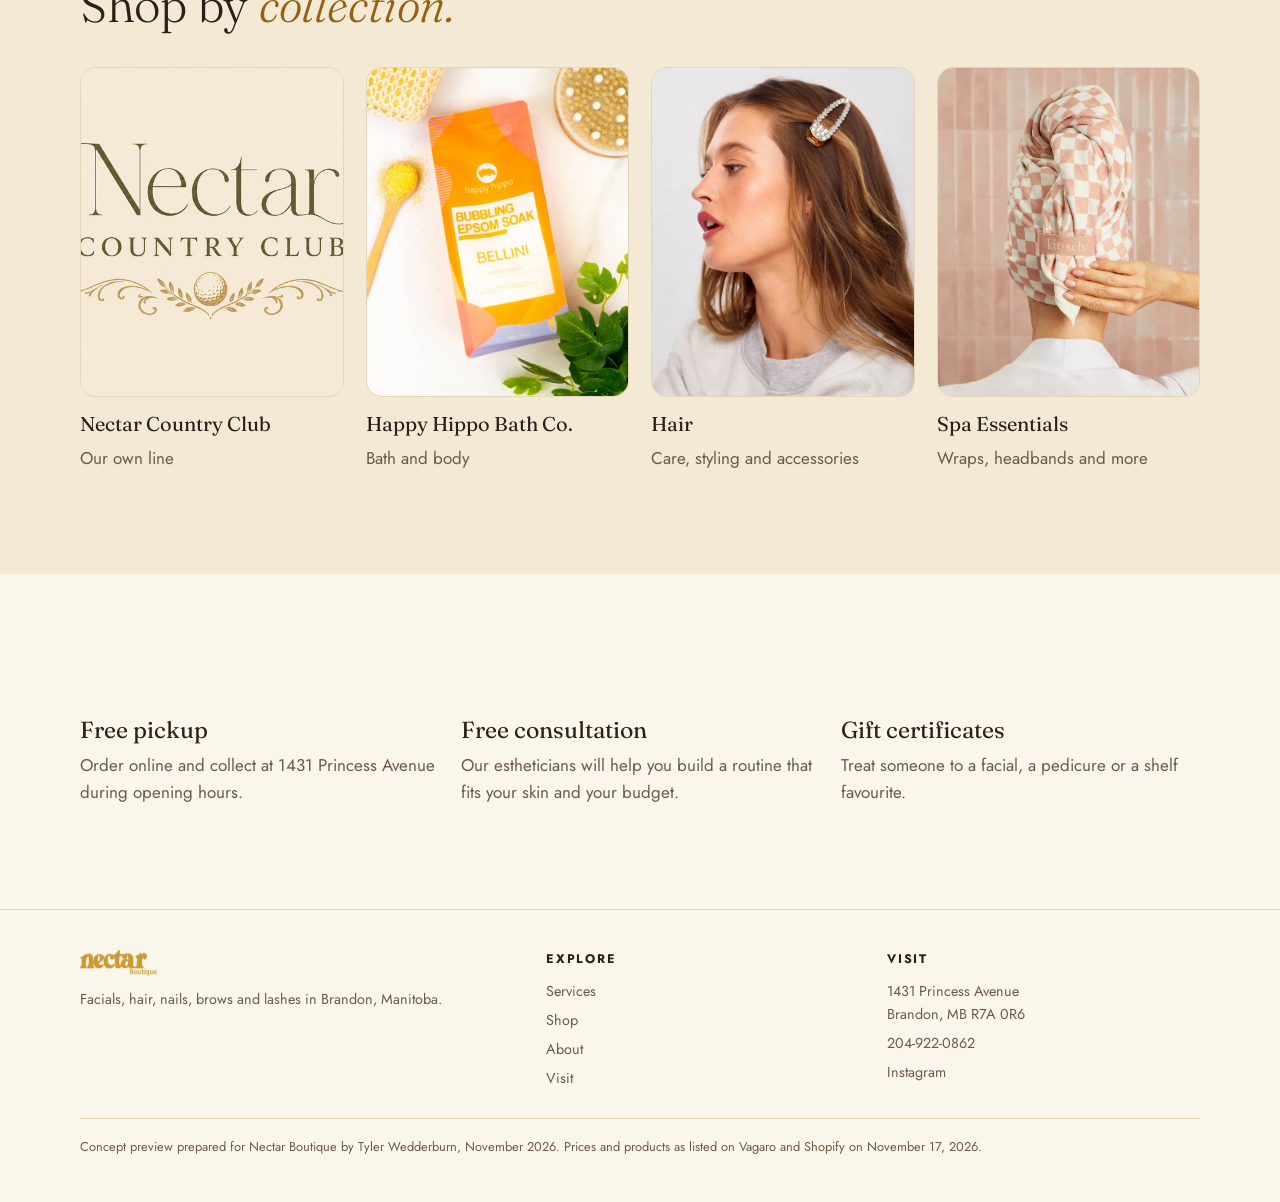
<file: shop.html>
<!doctype html>
<html lang="en-CA">
<head>
<meta charset="utf-8">
<meta name="viewport" content="width=device-width, initial-scale=1, viewport-fit=cover">
<meta name="robots" content="noindex, nofollow">
<title>Shop Skincare &amp; Spa Products | Nectar Boutique</title>
<meta name="description" content="Professional skincare from iS Clinical, GlyMed Plus, Epicutis and Colorescience, plus hair care and bath products. Free pickup in Brandon.">
<link rel="icon" href="assets/img/logo.png">
<link rel="preconnect" href="https://fonts.googleapis.com">
<link rel="preconnect" href="https://fonts.gstatic.com" crossorigin>
<link rel="stylesheet" href="https://fonts.googleapis.com/css2?family=Fraunces:ital,opsz,wght@0,9..144,300;0,9..144,400;1,9..144,300&family=Jost:wght@400;500;600&display=swap">
<link rel="stylesheet" href="assets/theme.css">
</head>
<body>
<div class="announcement">Concept preview by Tyler Wedderburn, not the official Nectar Boutique site.</div>
<header class="header"><div class="page-width">
  <a class="header__logo" href="index.html"><img src="assets/img/logo.png" alt="Nectar Boutique" width="100" height="34"></a>
  <nav aria-label="Main"><a href="services.html">Services</a><a href="shop.html" aria-current="page">Shop</a><a href="about.html">About</a><a href="visit.html">Visit</a></nav>
  <details class="menu-drawer"><summary aria-label="Menu">Menu</summary><nav aria-label="Mobile"><a href="services.html">Services</a><a href="shop.html" aria-current="page">Shop</a><a href="about.html">About</a><a href="visit.html">Visit</a></nav></details>
  <a class="button button--primary" href="https://www.vagaro.com/nectarboutique/book-now" target="_blank" rel="noopener">Book now</a>
</div></header>
<main>
<section class="section"><div class="page-width">
  <p class="caption">The shelf</p><h1>Professional skincare, <em>picked by our estheticians.</em></h1>
  <p class="rte subtle">The same lines we use in the treatment room. Not sure what suits your skin? Ask for a free consultation at your next visit. Pickup at the studio is always free.</p>
  <div class="product-grid"><a class="card" href="https://nectarboutiquebdn.myshopify.com/products/is-clinical-super-serum-advance" target="_blank" rel="noopener"><div class="card__media"><img src="assets/img/p1.jpg" alt="iS Clinical Super Serum Advance+" loading="lazy" width="600" height="600"></div><span class="card__vendor">iS Clinical</span><span class="card__title">Super Serum Advance+</span><span class="card__price">$272.40</span></a><a class="card" href="https://nectarboutiquebdn.myshopify.com/products/glymed-oxygen-cream" target="_blank" rel="noopener"><div class="card__media"><img src="assets/img/p2.png" alt="GlyMed Plus Oxygen Cream" loading="lazy" width="600" height="600"></div><span class="card__vendor">GlyMed Plus</span><span class="card__title">Oxygen Cream</span><span class="card__price">$94.50</span></a><a class="card" href="https://nectarboutiquebdn.myshopify.com/products/../collections/sun-protection" target="_blank" rel="noopener"><div class="card__media"><img src="assets/img/p3.png" alt="Colorescience Face Shield Glow SPF 50" loading="lazy" width="600" height="600"></div><span class="card__vendor">Colorescience</span><span class="card__title">Face Shield Glow SPF 50</span><span class="card__price">$74.99</span></a><a class="card" href="https://nectarboutiquebdn.myshopify.com/products/epicutis-lipid-serum" target="_blank" rel="noopener"><div class="card__media"><img src="assets/img/p4.jpg" alt="Epicutis Lipid Serum" loading="lazy" width="600" height="600"></div><span class="card__vendor">Epicutis</span><span class="card__title">Lipid Serum</span><span class="card__price">$290.00</span></a><a class="card" href="https://nectarboutiquebdn.myshopify.com/products/glymed-chocolate-masque" target="_blank" rel="noopener"><div class="card__media"><img src="assets/img/p7.jpg" alt="GlyMed Plus Chocolate Masque" loading="lazy" width="600" height="600"></div><span class="card__vendor">GlyMed Plus</span><span class="card__title">Chocolate Masque</span><span class="card__price">$82.50</span></a><a class="card" href="https://nectarboutiquebdn.myshopify.com/products/paul-mitchell-bond-rx-shampoo" target="_blank" rel="noopener"><div class="card__media"><img src="assets/img/p5.jpg" alt="Paul Mitchell Bond RX Shampoo" loading="lazy" width="600" height="600"></div><span class="card__vendor">Paul Mitchell</span><span class="card__title">Bond RX Shampoo</span><span class="card__price">$33.00</span></a><a class="card" href="https://nectarboutiquebdn.myshopify.com/products/kit-sch-pistachio-latte-hair-perfume" target="_blank" rel="noopener"><div class="card__media"><img src="assets/img/p6.jpg" alt="Kitsch Pistachio Latte Hair Perfume" loading="lazy" width="600" height="600"></div><span class="card__vendor">Kitsch</span><span class="card__title">Pistachio Latte Hair Perfume</span><span class="card__price">$28.99</span></a><a class="card" href="https://nectarboutiquebdn.myshopify.com/products/coconut-brown-sugar-body-scrub" target="_blank" rel="noopener"><div class="card__media"><img src="assets/img/p8.jpg" alt="Happy Hippo Bath Co. Coconut &amp; Brown Sugar Body Scrub" loading="lazy" width="600" height="600"></div><span class="card__vendor">Happy Hippo Bath Co.</span><span class="card__title">Coconut &amp; Brown Sugar Body Scrub</span><span class="card__price">$19.99</span></a></div>
  <div class="buttons"><a class="button button--primary" href="https://nectarboutiquebdn.myshopify.com/collections/all" target="_blank" rel="noopener">Shop all products</a></div>
</div></section>
<section class="section scheme-2"><div class="page-width">
  <p class="caption">Collections</p><h2>Shop by <em>collection.</em></h2>
  <div class="collection-list"><a class="collection-card" href="https://nectarboutiquebdn.myshopify.com/collections/nectar-country-club" target="_blank" rel="noopener"><div class="card__media"><img src="assets/img/c1.png" alt="" loading="lazy"></div><h3>Nectar Country Club</h3><span class="subtle">Our own line</span></a><a class="collection-card" href="https://nectarboutiquebdn.myshopify.com/collections/happy-hippo-bath-co" target="_blank" rel="noopener"><div class="card__media"><img src="assets/img/c2.jpg" alt="" loading="lazy"></div><h3>Happy Hippo Bath Co.</h3><span class="subtle">Bath and body</span></a><a class="collection-card" href="https://nectarboutiquebdn.myshopify.com/collections/hair-products" target="_blank" rel="noopener"><div class="card__media"><img src="assets/img/c3.jpg" alt="" loading="lazy"></div><h3>Hair</h3><span class="subtle">Care, styling and accessories</span></a><a class="collection-card" href="https://nectarboutiquebdn.myshopify.com/collections/spa-essentials" target="_blank" rel="noopener"><div class="card__media"><img src="assets/img/c4.jpg" alt="" loading="lazy"></div><h3>Spa Essentials</h3><span class="subtle">Wraps, headbands and more</span></a></div>
</div></section>
<section class="section"><div class="page-width">
  <div class="multicolumn">
    <div class="column column--plain"><h3>Free pickup</h3><p class="subtle">Order online and collect at 1431 Princess Avenue during opening hours.</p></div>
    <div class="column column--plain"><h3>Free consultation</h3><p class="subtle">Our estheticians will help you build a routine that fits your skin and your budget.</p></div>
    <div class="column column--plain"><h3>Gift certificates</h3><p class="subtle">Treat someone to a facial, a pedicure or a shelf favourite.</p></div>
  </div>
</div></section></main>
<footer class="footer"><div class="page-width">
  <div class="grid">
    <div><img src="assets/img/logo.png" alt="Nectar Boutique" width="77" height="26"><p style="margin:0">Facials, hair, nails, brows and lashes in Brandon, Manitoba.</p></div>
    <div><h4>Explore</h4><ul><li><a href="services.html">Services</a></li><li><a href="shop.html">Shop</a></li><li><a href="about.html">About</a></li><li><a href="visit.html">Visit</a></li></ul></div>
    <div><h4>Visit</h4><ul><li>1431 Princess Avenue<br>Brandon, MB R7A 0R6</li><li>204-922-0862</li><li><a href="https://www.instagram.com/nectarboutique_bdn" target="_blank" rel="noopener">Instagram</a></li></ul></div>
  </div>
  <p class="legal">Concept preview prepared for Nectar Boutique by Tyler Wedderburn, November 2026. Prices and products as listed on Vagaro and Shopify on November 17, 2026.</p>
</div></footer>
<div class="sticky-cta"><a class="button button--primary" href="https://www.vagaro.com/nectarboutique/book-now" target="_blank" rel="noopener">Book</a><a class="button" href="shop.html">Shop</a></div>
</body></html>
</file>
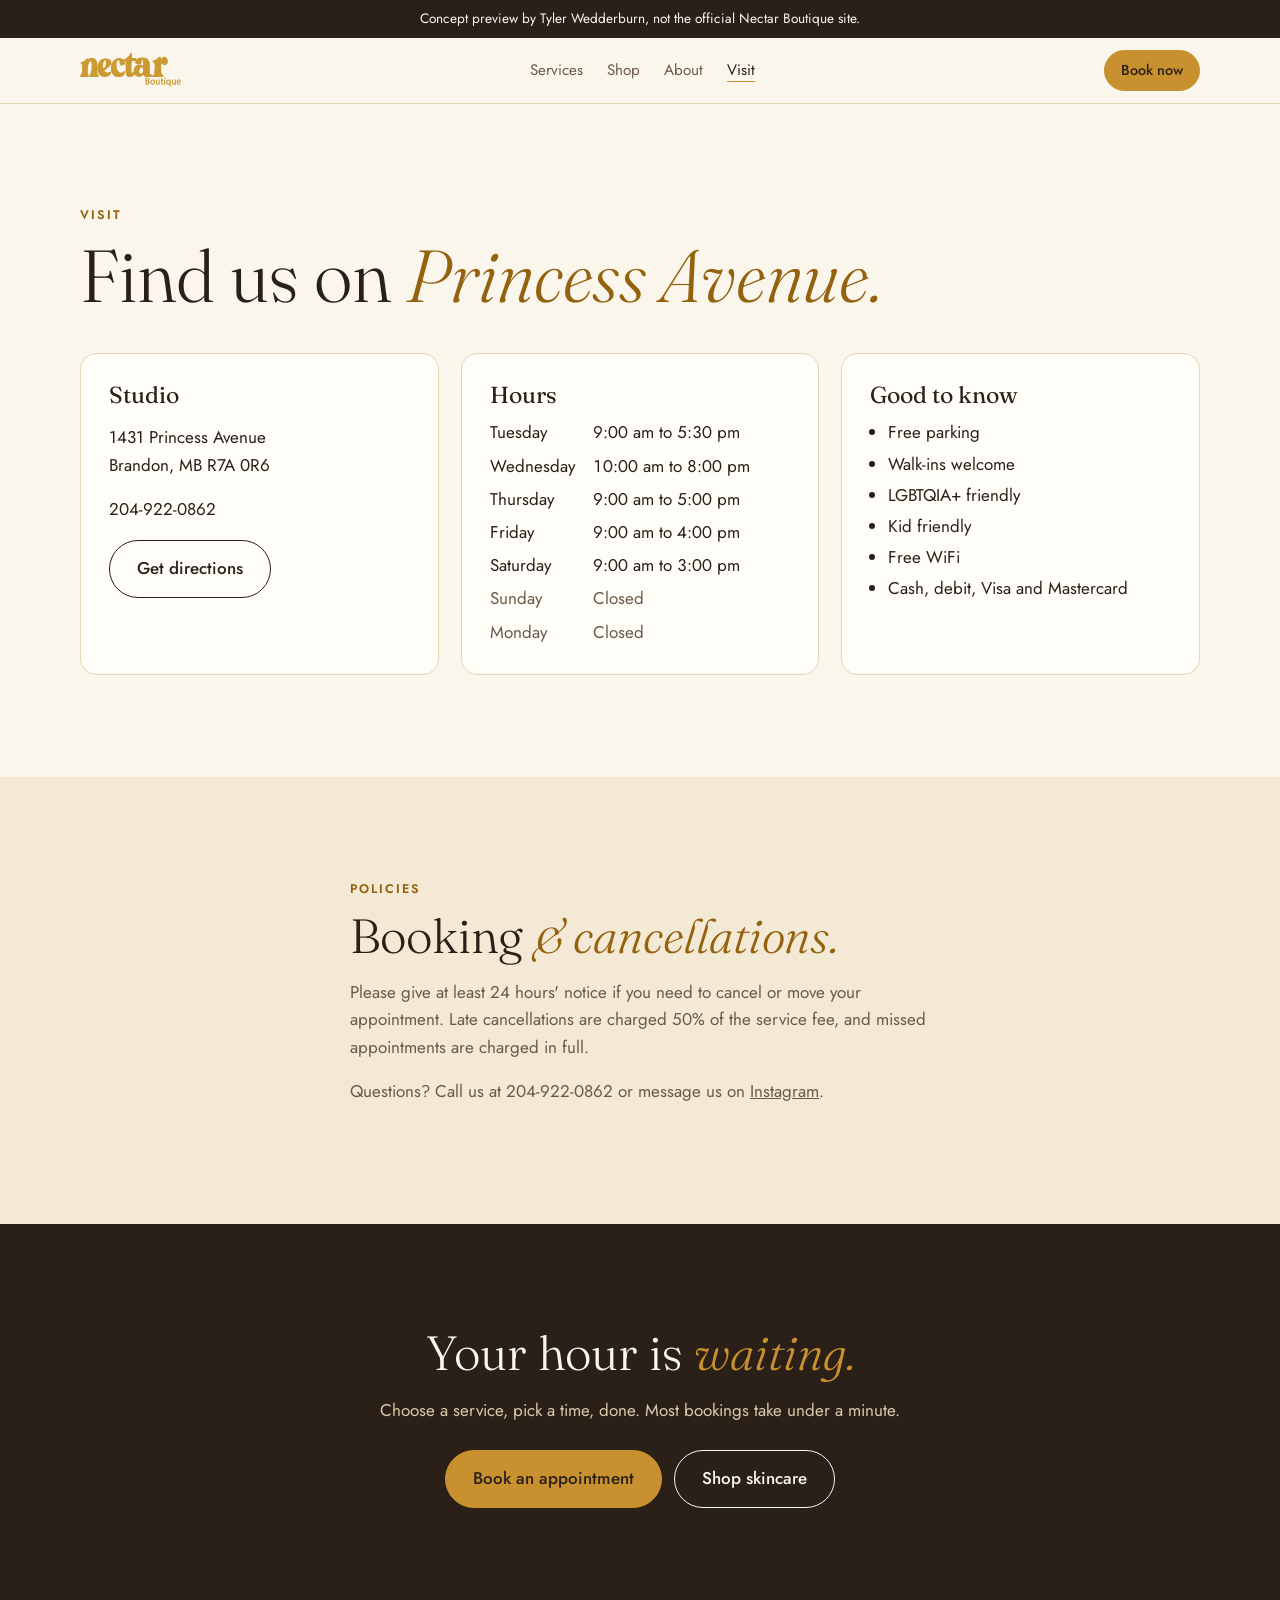
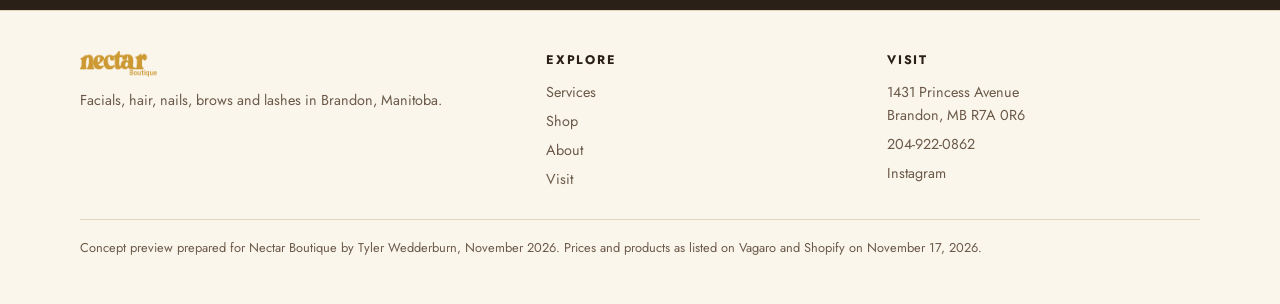
<file: visit.html>
<!doctype html>
<html lang="en-CA">
<head>
<meta charset="utf-8">
<meta name="viewport" content="width=device-width, initial-scale=1, viewport-fit=cover">
<meta name="robots" content="noindex, nofollow">
<title>Visit Us | Nectar Boutique, 1431 Princess Ave, Brandon</title>
<meta name="description" content="Hours, address, parking and policies for Nectar Boutique at 1431 Princess Avenue, Brandon, Manitoba.">
<link rel="icon" href="assets/img/logo.png">
<link rel="preconnect" href="https://fonts.googleapis.com">
<link rel="preconnect" href="https://fonts.gstatic.com" crossorigin>
<link rel="stylesheet" href="https://fonts.googleapis.com/css2?family=Fraunces:ital,opsz,wght@0,9..144,300;0,9..144,400;1,9..144,300&family=Jost:wght@400;500;600&display=swap">
<link rel="stylesheet" href="assets/theme.css">
</head>
<body>
<div class="announcement">Concept preview by Tyler Wedderburn, not the official Nectar Boutique site.</div>
<header class="header"><div class="page-width">
  <a class="header__logo" href="index.html"><img src="assets/img/logo.png" alt="Nectar Boutique" width="100" height="34"></a>
  <nav aria-label="Main"><a href="services.html">Services</a><a href="shop.html">Shop</a><a href="about.html">About</a><a href="visit.html" aria-current="page">Visit</a></nav>
  <details class="menu-drawer"><summary aria-label="Menu">Menu</summary><nav aria-label="Mobile"><a href="services.html">Services</a><a href="shop.html">Shop</a><a href="about.html">About</a><a href="visit.html" aria-current="page">Visit</a></nav></details>
  <a class="button button--primary" href="https://www.vagaro.com/nectarboutique/book-now" target="_blank" rel="noopener">Book now</a>
</div></header>
<main>
<section class="section"><div class="page-width">
  <p class="caption">Visit</p><h1>Find us on <em>Princess Avenue.</em></h1>
  <div class="contact">
    <div><h3>Studio</h3><p>1431 Princess Avenue<br>Brandon, MB R7A 0R6</p><p>204-922-0862</p><a class="button" href="https://www.google.com/maps/search/?api=1&amp;query=1431+Princess+Ave+Brandon+MB" target="_blank" rel="noopener">Get directions</a></div>
    <div><h3>Hours</h3><div class="hours"><span>Tuesday</span><span>9:00 am to 5:30 pm</span><span>Wednesday</span><span>10:00 am to 8:00 pm</span><span>Thursday</span><span>9:00 am to 5:00 pm</span><span>Friday</span><span>9:00 am to 4:00 pm</span><span>Saturday</span><span>9:00 am to 3:00 pm</span><span class="closed">Sunday</span><span class="closed">Closed</span><span class="closed">Monday</span><span class="closed">Closed</span></div></div>
    <div><h3>Good to know</h3><ul class="list"><li>Free parking</li><li>Walk-ins welcome</li><li>LGBTQIA+ friendly</li><li>Kid friendly</li><li>Free WiFi</li><li>Cash, debit, Visa and Mastercard</li></ul></div>
  </div>
</div></section>
<section class="section scheme-2"><div class="page-width rte">
  <p class="caption">Policies</p><h2>Booking <em>&amp; cancellations.</em></h2>
  <p class="subtle">Please give at least 24 hours' notice if you need to cancel or move your appointment. Late cancellations are charged 50% of the service fee, and missed appointments are charged in full.</p>
  <p class="subtle">Questions? Call us at 204-922-0862 or message us on <a href="https://www.instagram.com/nectarboutique_bdn" target="_blank" rel="noopener">Instagram</a>.</p>
</div></section>
<section class="section scheme-ink center"><div class="page-width">
  <h2>Your hour is <em>waiting.</em></h2>
  <p class="rte subtle">Choose a service, pick a time, done. Most bookings take under a minute.</p>
  <div class="buttons"><a class="button button--primary" href="https://www.vagaro.com/nectarboutique/book-now" target="_blank" rel="noopener">Book an appointment</a><a class="button" href="shop.html">Shop skincare</a></div>
</div></section></main>
<footer class="footer"><div class="page-width">
  <div class="grid">
    <div><img src="assets/img/logo.png" alt="Nectar Boutique" width="77" height="26"><p style="margin:0">Facials, hair, nails, brows and lashes in Brandon, Manitoba.</p></div>
    <div><h4>Explore</h4><ul><li><a href="services.html">Services</a></li><li><a href="shop.html">Shop</a></li><li><a href="about.html">About</a></li><li><a href="visit.html">Visit</a></li></ul></div>
    <div><h4>Visit</h4><ul><li>1431 Princess Avenue<br>Brandon, MB R7A 0R6</li><li>204-922-0862</li><li><a href="https://www.instagram.com/nectarboutique_bdn" target="_blank" rel="noopener">Instagram</a></li></ul></div>
  </div>
  <p class="legal">Concept preview prepared for Nectar Boutique by Tyler Wedderburn, November 2026. Prices and products as listed on Vagaro and Shopify on November 17, 2026.</p>
</div></footer>
<div class="sticky-cta"><a class="button button--primary" href="https://www.vagaro.com/nectarboutique/book-now" target="_blank" rel="noopener">Book</a><a class="button" href="shop.html">Shop</a></div>
</body></html>
</file>
<file: assets/theme.css>
/* Nectar Boutique concept theme.
   Built only from section types a Shopify Online Store 2.0 theme (Dawn and similar) already has:
   announcement bar, header, image banner, rich text, multicolumn, featured collection,
   collection list, collapsible content, image with text, testimonials, contact info, footer.
   Colours map to two theme colour schemes; fonts can be uploaded to Shopify as custom fonts. */
:root{
  --bg:#fbf6ec; --bg-2:#f3e9d4; --ink:#2b2018; --ink-soft:#6b5a49;
  --honey:#c8902e; --honey-deep:#94620f; --line:#e4d5b8; --card:#fffdf8; --on-honey:#2b2018;
  --display:"Fraunces","Iowan Old Style",Georgia,serif;
  --body:"Jost","Avenir Next","Segoe UI",system-ui,sans-serif;
  --r:16px; --page:1160px;
}
*{box-sizing:border-box}
html{scroll-behavior:smooth}
@media (prefers-reduced-motion:reduce){html{scroll-behavior:auto}*{transition:none!important}}
body{margin:0;background:var(--bg);color:var(--ink);font-family:var(--body);font-size:17px;line-height:1.6}
img{max-width:100%;display:block}
a{color:inherit}
:focus-visible{outline:2px solid var(--honey-deep);outline-offset:3px;border-radius:4px}
.page-width{max-width:var(--page);margin:0 auto;padding-left:max(20px,env(safe-area-inset-left,0px));padding-right:max(20px,env(safe-area-inset-right,0px))}
h1,h2,h3{font-family:var(--display);font-weight:300;line-height:1.1;text-wrap:balance;margin:0}
h1{font-size:clamp(2.5rem,6.5vw,4.6rem)}
h2{font-size:clamp(1.9rem,4.2vw,3rem)}
h3{font-size:1.45rem;font-weight:400}
em{font-style:italic;color:var(--honey-deep)}
.caption{font-size:.78rem;letter-spacing:.16em;text-transform:uppercase;font-weight:600;color:var(--honey-deep);margin:0 0 10px}
.subtle{color:var(--ink-soft)}
.section{padding-block:clamp(56px,8vw,104px)}
.scheme-2{background:var(--bg-2)}
.scheme-ink{background:var(--ink);color:var(--bg)}
.scheme-ink em{color:var(--honey)}
.scheme-ink .subtle{color:#d9c9ad}
.button{display:inline-flex;align-items:center;justify-content:center;padding:.85em 1.6em;border-radius:999px;font-weight:500;text-decoration:none;border:1.5px solid var(--ink);background:transparent;color:var(--ink);transition:background .2s,color .2s}
.button:hover{background:var(--ink);color:var(--bg)}
.button--primary{background:var(--honey);border-color:var(--honey);color:var(--on-honey)}
.button--primary:hover{background:var(--honey-deep);border-color:var(--honey-deep);color:#fff}
.scheme-ink .button{border-color:var(--bg);color:var(--bg)}
.scheme-ink .button:hover{background:var(--bg);color:var(--ink)}
.scheme-ink .button--primary{border-color:var(--honey);color:var(--on-honey)}
.buttons{display:flex;flex-wrap:wrap;gap:12px;margin-top:26px}
.center{text-align:center}.center .buttons{justify-content:center}
.rte{max-width:62ch}.center .rte{margin-inline:auto}

/* announcement bar */
.announcement{background:var(--ink);color:var(--bg);font-size:.85rem;text-align:center;padding:8px 16px}
.announcement a{color:var(--honey)}
/* header */
.header{position:sticky;top:0;z-index:20;background:var(--bg);border-bottom:1px solid var(--line)}
.header .page-width{display:flex;align-items:center;justify-content:space-between;gap:16px;padding-block:12px}
.header__logo img{height:34px;width:auto}
.header nav{display:flex;gap:24px}
.header nav a{text-decoration:none;color:var(--ink-soft);font-size:.95rem}
.header nav a[aria-current="page"],.header nav a:hover{color:var(--ink)}
.header nav a[aria-current="page"]{text-decoration:underline;text-decoration-color:var(--honey);text-underline-offset:6px}
.header .button{padding:.55em 1.1em;font-size:.9rem}
.menu-drawer{display:none}
@media (max-width:860px){
  .header nav{display:none}
  .menu-drawer{display:block}
  .menu-drawer summary{list-style:none;cursor:pointer;padding:8px;font-size:.95rem}
  .menu-drawer summary::-webkit-details-marker{display:none}
  .menu-drawer[open] nav{display:flex;flex-direction:column;gap:0;position:absolute;left:0;right:0;top:100%;background:var(--bg);border-bottom:1px solid var(--line);padding:8px max(20px,env(safe-area-inset-left,0px)) 16px}
  .menu-drawer[open] nav a{padding:12px 0;border-bottom:1px solid var(--line);font-size:1.05rem}
}

/* image banner */
.banner{display:grid;grid-template-columns:1.1fr .9fr;gap:clamp(28px,5vw,64px);align-items:center}
.banner__media{border-radius:220px 220px var(--r) var(--r);overflow:hidden;aspect-ratio:4/5;background:var(--bg-2)}
.banner__media img{width:100%;height:100%;object-fit:cover}
.rating{display:flex;gap:10px;align-items:center;margin-top:24px;color:var(--ink-soft);font-size:.95rem}
.stars{color:var(--honey);letter-spacing:2px}
@media (max-width:820px){.banner{grid-template-columns:minmax(0,1fr)}.banner__media{max-width:420px;width:100%;margin-inline:auto}}

/* multicolumn */
.multicolumn{display:grid;grid-template-columns:repeat(3,minmax(0,1fr));gap:22px;margin-top:40px}
.multicolumn--4{grid-template-columns:repeat(4,minmax(0,1fr))}
@media (max-width:900px){.multicolumn,.multicolumn--4{grid-template-columns:repeat(2,minmax(0,1fr))}}
@media (max-width:560px){.multicolumn{grid-template-columns:minmax(0,1fr)}}
.column{background:var(--card);border:1px solid var(--line);border-radius:var(--r);padding:28px;display:flex;flex-direction:column;gap:10px}
.column p{margin:0}
.column .price{font-family:var(--display);font-size:1.2rem;color:var(--honey-deep)}
.column .link{margin-top:auto;font-weight:600;font-size:.85rem;letter-spacing:.08em;text-transform:uppercase;color:var(--honey-deep);text-decoration:none}
.column .link:hover{text-decoration:underline}
.column--plain{background:none;border:0;padding:0}
.initial{width:60px;height:60px;border-radius:50%;background:var(--bg-2);display:grid;place-content:center;font-family:var(--display);font-size:1.5rem;color:var(--honey-deep)}

/* featured collection / product grid */
.title-row{display:flex;flex-wrap:wrap;justify-content:space-between;align-items:end;gap:16px}
.product-grid{display:grid;grid-template-columns:repeat(4,minmax(0,1fr));gap:22px;margin-top:36px}
@media (max-width:900px){.product-grid{grid-template-columns:repeat(2,minmax(0,1fr))}}
.card{text-decoration:none;display:flex;flex-direction:column;gap:6px}
.card__media{aspect-ratio:1;border-radius:var(--r);background:#fff;border:1px solid var(--line);overflow:hidden;margin-bottom:6px}
.card__media img{width:100%;height:100%;object-fit:contain;transition:transform .4s}
.card:hover .card__media img{transform:scale(1.04)}
.card__vendor{font-size:.72rem;letter-spacing:.14em;text-transform:uppercase;font-weight:600;color:var(--ink-soft)}
.card__title{font-weight:500;line-height:1.3}
.card__price{font-family:var(--display);font-variant-numeric:tabular-nums}

/* collection list */
.collection-list{display:grid;grid-template-columns:repeat(4,minmax(0,1fr));gap:22px;margin-top:36px}
@media (max-width:900px){.collection-list{grid-template-columns:repeat(2,minmax(0,1fr))}}
.collection-card{text-decoration:none;display:flex;flex-direction:column;gap:10px}
.collection-card .card__media{aspect-ratio:4/5}
.collection-card .card__media img{object-fit:cover}
.collection-card h3{font-size:1.25rem}

/* collapsible content */
.collapsible{margin-top:36px;border-top:1px solid var(--line)}
.collapsible details{border-bottom:1px solid var(--line)}
.collapsible summary{cursor:pointer;list-style:none;display:flex;justify-content:space-between;align-items:center;gap:16px;padding:20px 4px;font-family:var(--display);font-size:1.5rem}
.collapsible summary::-webkit-details-marker{display:none}
.collapsible summary::after{content:"+";font-family:var(--body);font-size:1.5rem;color:var(--honey-deep);transition:transform .2s}
.collapsible details[open] summary::after{transform:rotate(45deg)}
.collapsible summary small{font-family:var(--body);font-size:.85rem;color:var(--ink-soft);margin-left:auto}
.service-list{display:grid;grid-template-columns:minmax(0,1fr) minmax(0,1fr);gap:0 44px;padding:0 4px 24px}
@media (max-width:760px){.service-list{grid-template-columns:minmax(0,1fr)}}
.service{display:grid;grid-template-columns:minmax(0,1fr) auto auto;gap:14px;align-items:center;padding:14px 0;border-bottom:1px dashed var(--line)}
.service small{display:block;color:var(--ink-soft);font-size:.85rem}
.service .price{font-family:var(--display);font-size:1.1rem;white-space:nowrap;font-variant-numeric:tabular-nums}
.service .price i{font-family:var(--body);font-style:normal;font-size:.7rem;text-transform:uppercase;letter-spacing:.08em;color:var(--ink-soft);margin-right:4px}
.service a{font-size:.8rem;font-weight:600;letter-spacing:.08em;text-transform:uppercase;color:var(--honey-deep);text-decoration:none}
.service a:hover{text-decoration:underline}

/* image with text */
.image-with-text{display:grid;grid-template-columns:minmax(0,1fr) minmax(0,1fr);gap:clamp(28px,5vw,72px);align-items:center}
.image-with-text__media{border-radius:var(--r);overflow:hidden;aspect-ratio:4/5;background:var(--bg-2)}
.image-with-text__media img{width:100%;height:100%;object-fit:cover}
.placeholder{display:grid;place-content:center;text-align:center;padding:24px;border:1.5px dashed var(--honey);color:var(--ink-soft);background:var(--bg-2)}
.placeholder b{font-family:var(--display);font-weight:300;font-style:italic;font-size:1.4rem;color:var(--ink)}
@media (max-width:820px){.image-with-text{grid-template-columns:minmax(0,1fr)}}

/* testimonials */
.testimonials{display:grid;grid-template-columns:repeat(2,minmax(0,1fr));gap:22px;margin-top:36px}
@media (max-width:760px){.testimonials{grid-template-columns:minmax(0,1fr)}}
.testimonial{margin:0;background:var(--card);border:1px solid var(--line);border-radius:var(--r);padding:28px}
.testimonial blockquote{margin:10px 0 14px;font-family:var(--display);font-size:1.25rem;font-weight:300;line-height:1.45}
.testimonial figcaption{font-size:.88rem;color:var(--ink-soft)}
.testimonial figcaption b{color:var(--ink);font-weight:500}
.score{display:inline-flex;align-items:baseline;gap:12px;margin-top:6px}
.score b{font-family:var(--display);font-size:3.2rem;font-weight:400;color:var(--honey-deep);line-height:1}
.note{font-size:.82rem;color:var(--ink-soft);margin-top:18px}

/* contact */
.contact{display:grid;grid-template-columns:repeat(3,minmax(0,1fr));gap:22px;margin-top:36px}
@media (max-width:860px){.contact{grid-template-columns:minmax(0,1fr)}}
.contact > div{background:var(--card);border:1px solid var(--line);border-radius:var(--r);padding:28px}
.contact h3{margin-bottom:12px}
.hours{display:grid;grid-template-columns:auto 1fr;gap:6px 18px;font-variant-numeric:tabular-nums}
.hours .closed{color:var(--ink-soft)}
.list{margin:0;padding-left:18px}
.list li{margin-bottom:4px}

/* footer */
.footer{border-top:1px solid var(--line);padding-block:40px 32px;font-size:.9rem;color:var(--ink-soft)}
.footer .grid{display:grid;grid-template-columns:1.4fr 1fr 1fr;gap:28px}
@media (max-width:760px){.footer .grid{grid-template-columns:minmax(0,1fr)}}
.footer img{height:26px;width:auto;margin-bottom:12px}
.footer h4{margin:0 0 10px;font-size:.78rem;letter-spacing:.14em;text-transform:uppercase;color:var(--ink)}
.footer ul{list-style:none;padding:0;margin:0;display:grid;gap:6px}
.footer a{text-decoration:none}.footer a:hover{color:var(--ink)}
.footer .legal{margin-top:28px;padding-top:18px;border-top:1px solid var(--line);font-size:.8rem}
.sticky-cta{display:none}
@media (max-width:640px){
  .sticky-cta{display:flex;gap:10px;position:fixed;left:0;right:0;bottom:0;z-index:30;padding:10px max(14px,env(safe-area-inset-right,0px)) calc(10px + env(safe-area-inset-bottom,0px)) max(14px,env(safe-area-inset-left,0px));background:var(--bg);border-top:1px solid var(--line)}
  .sticky-cta .button{flex:1;padding:.7em}
  .footer{padding-bottom:96px}
}
</file>
